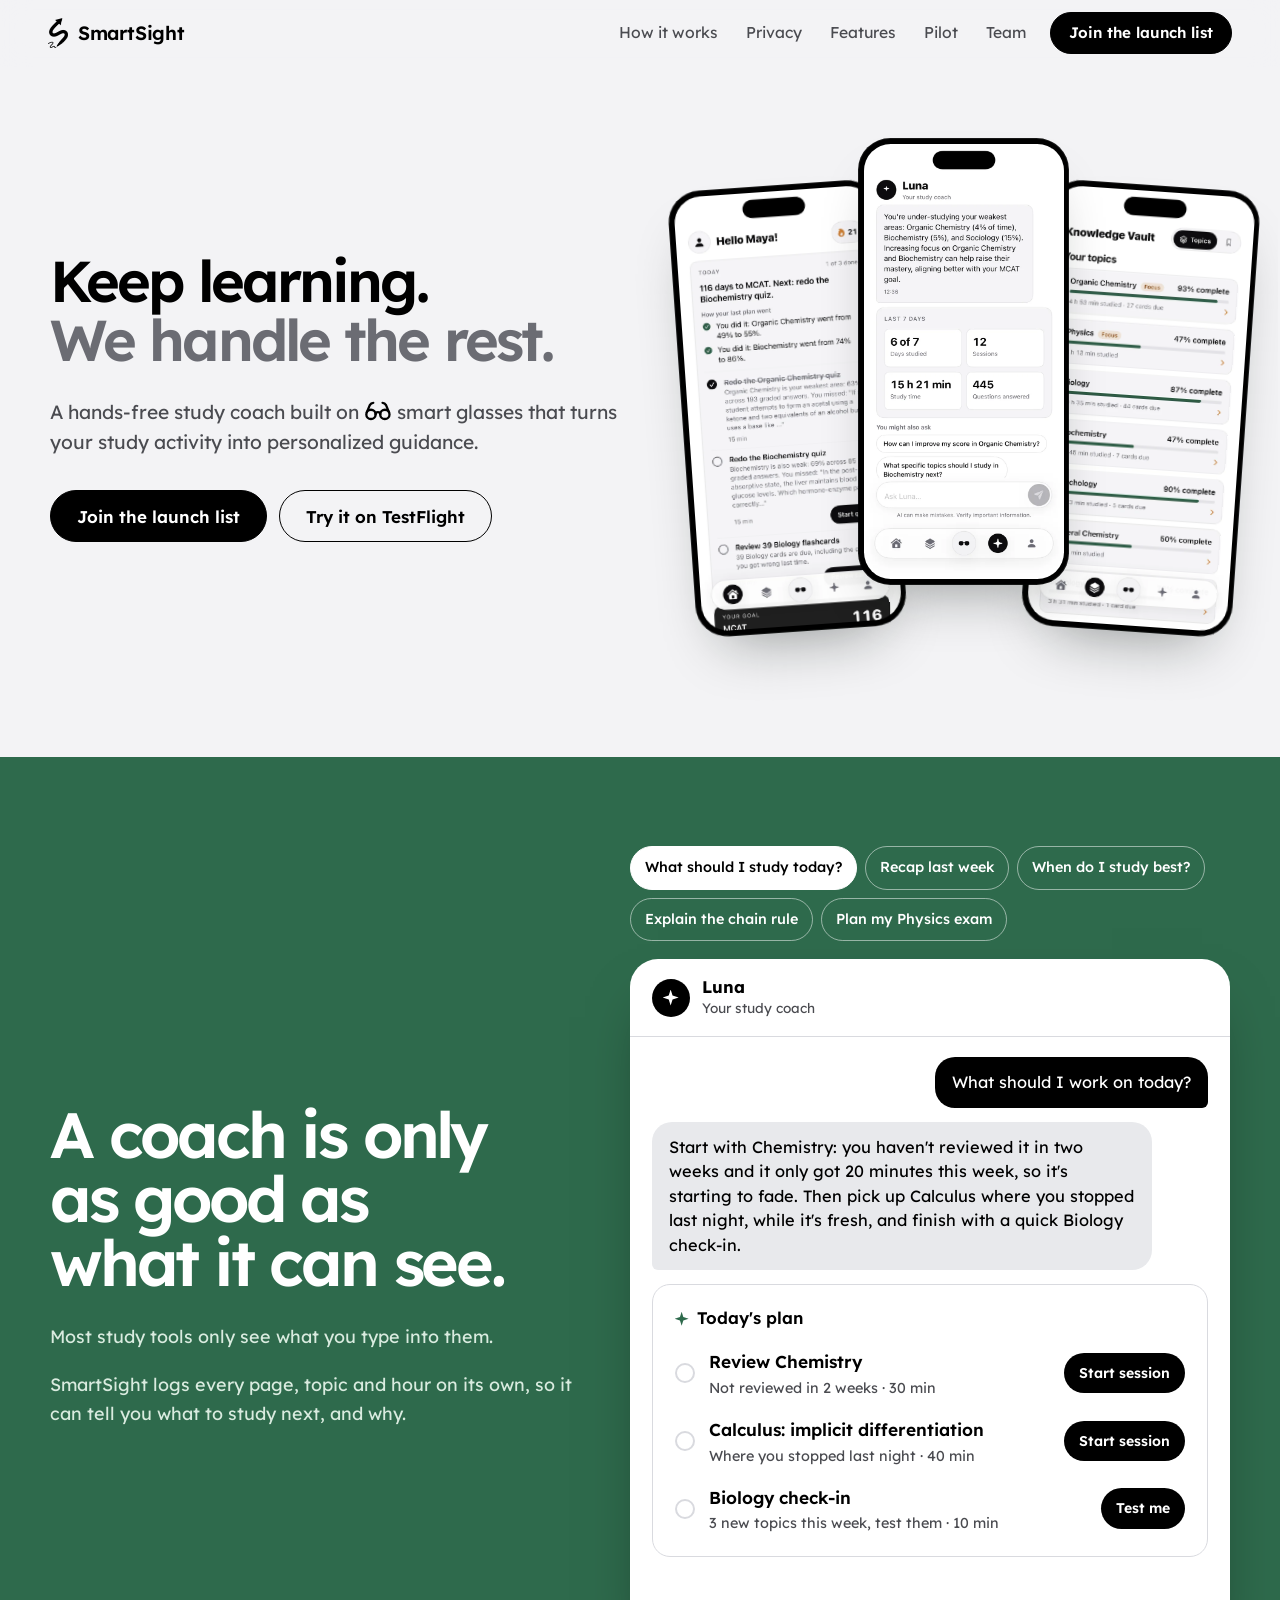
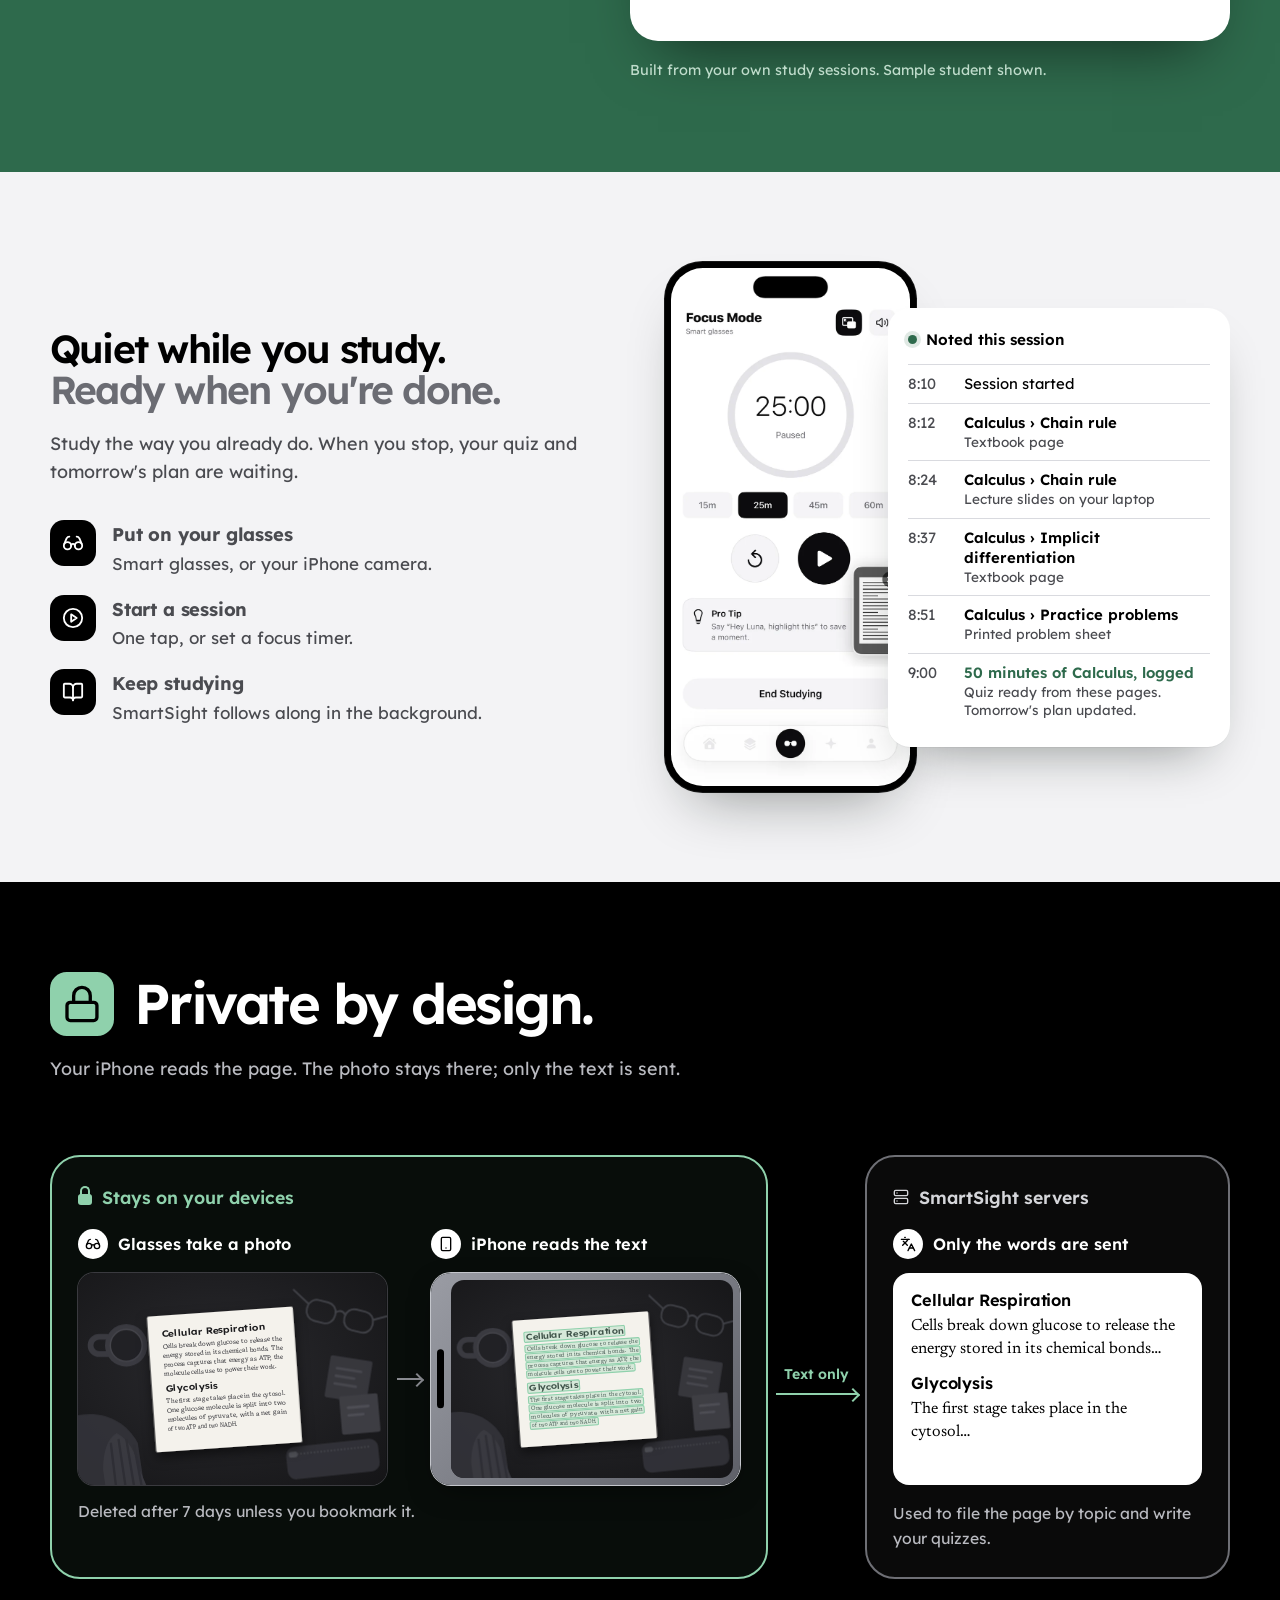
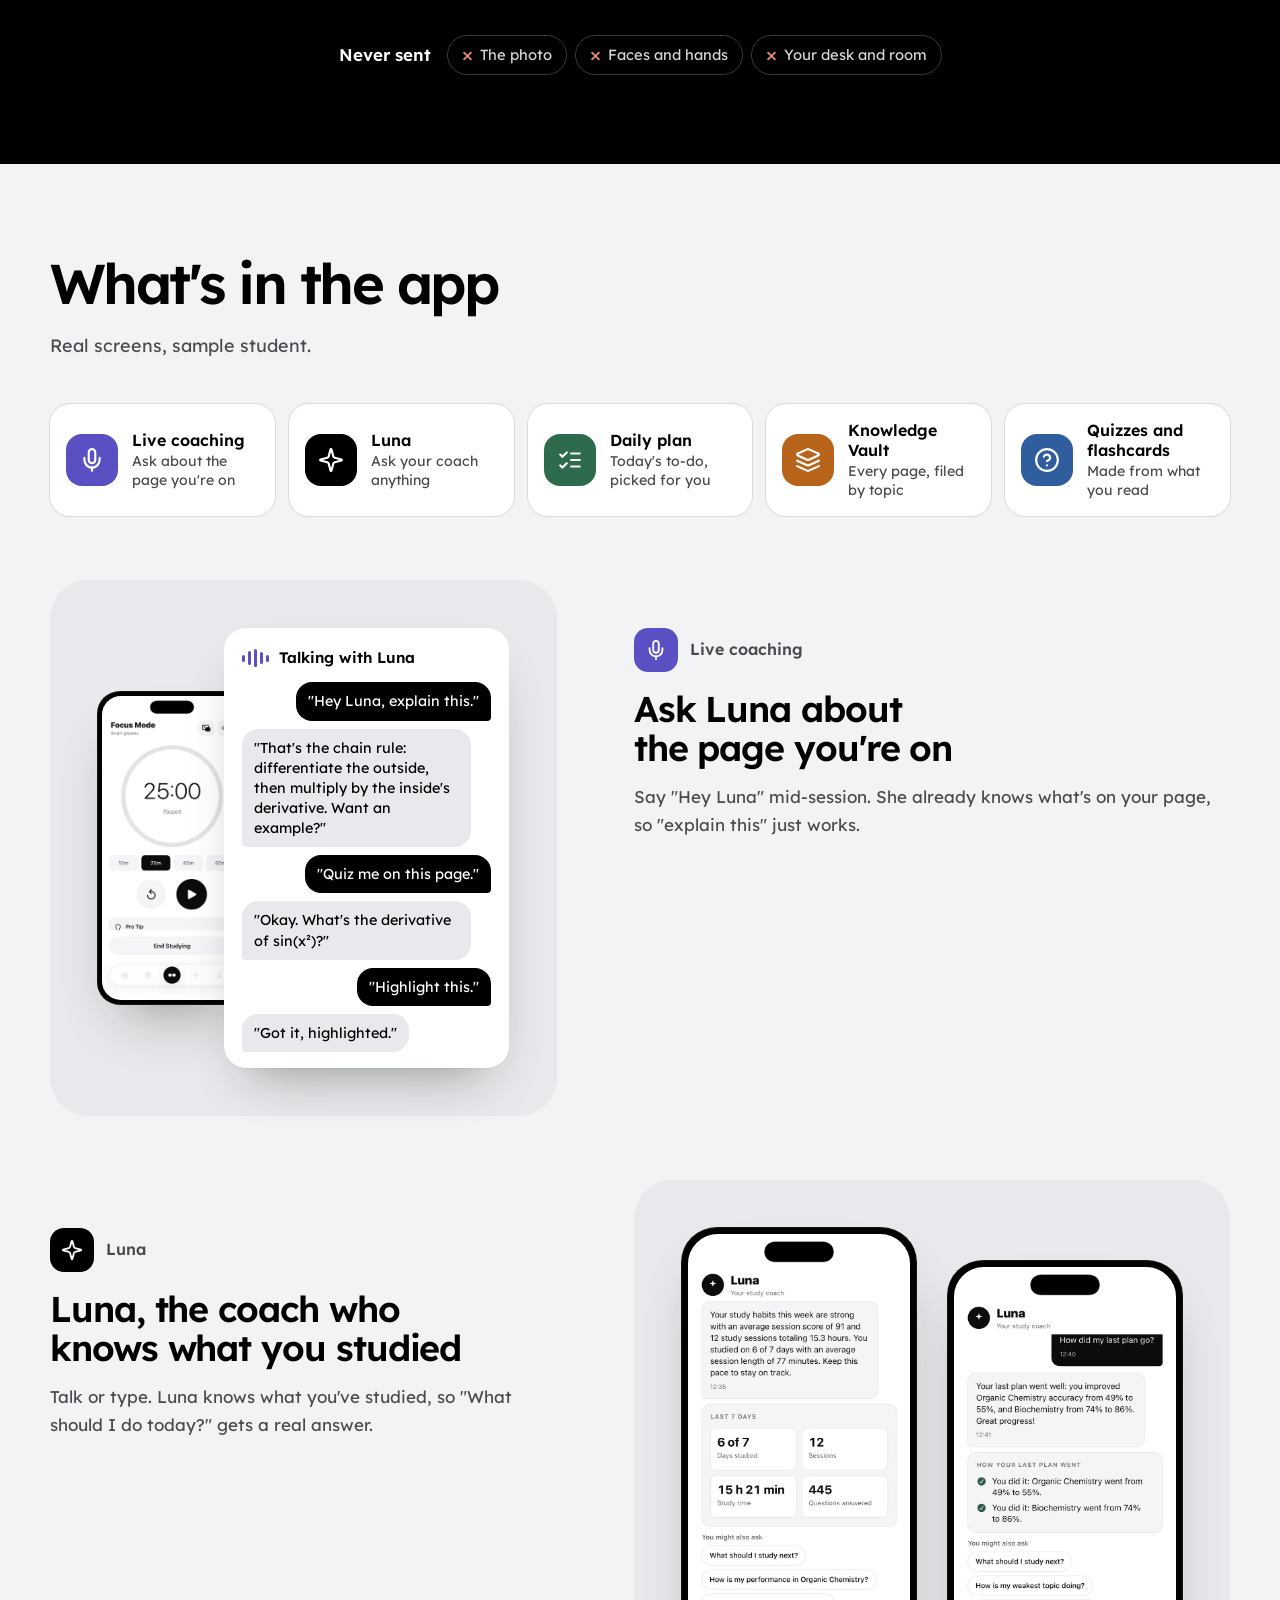
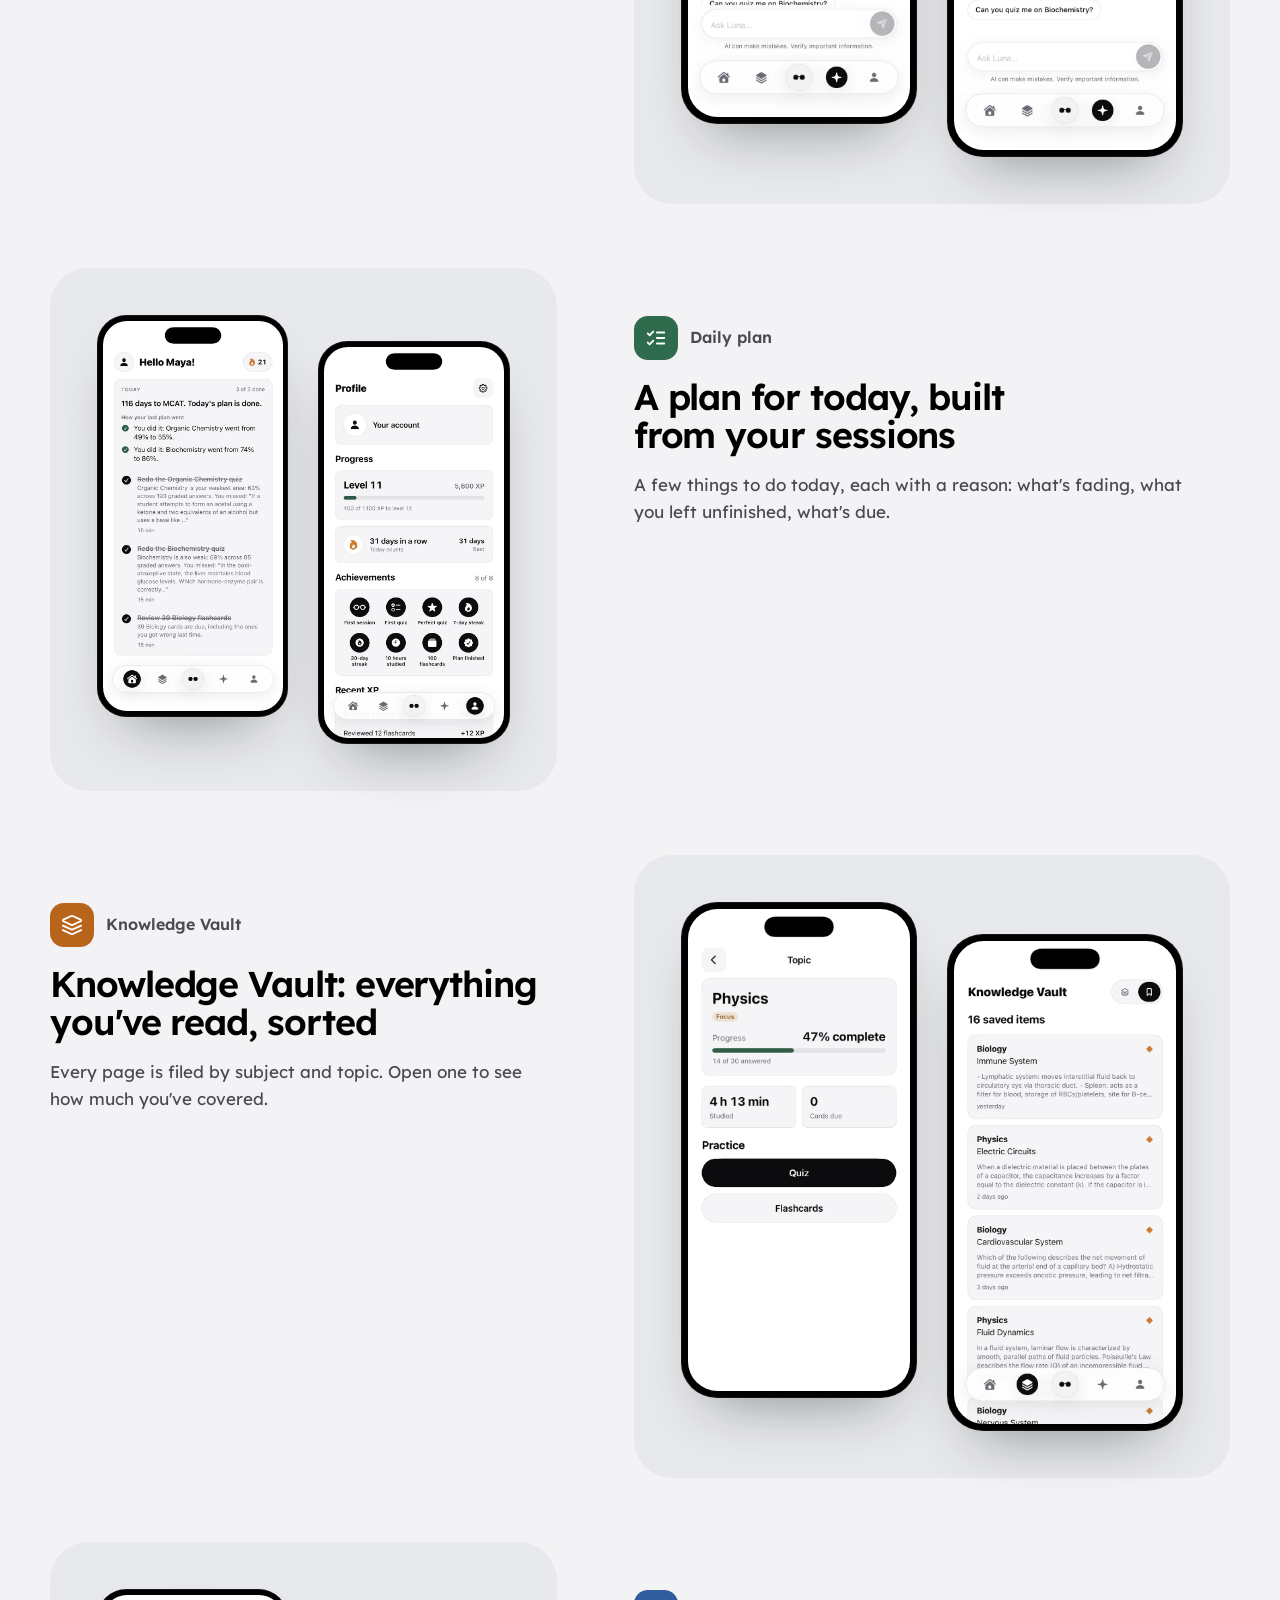
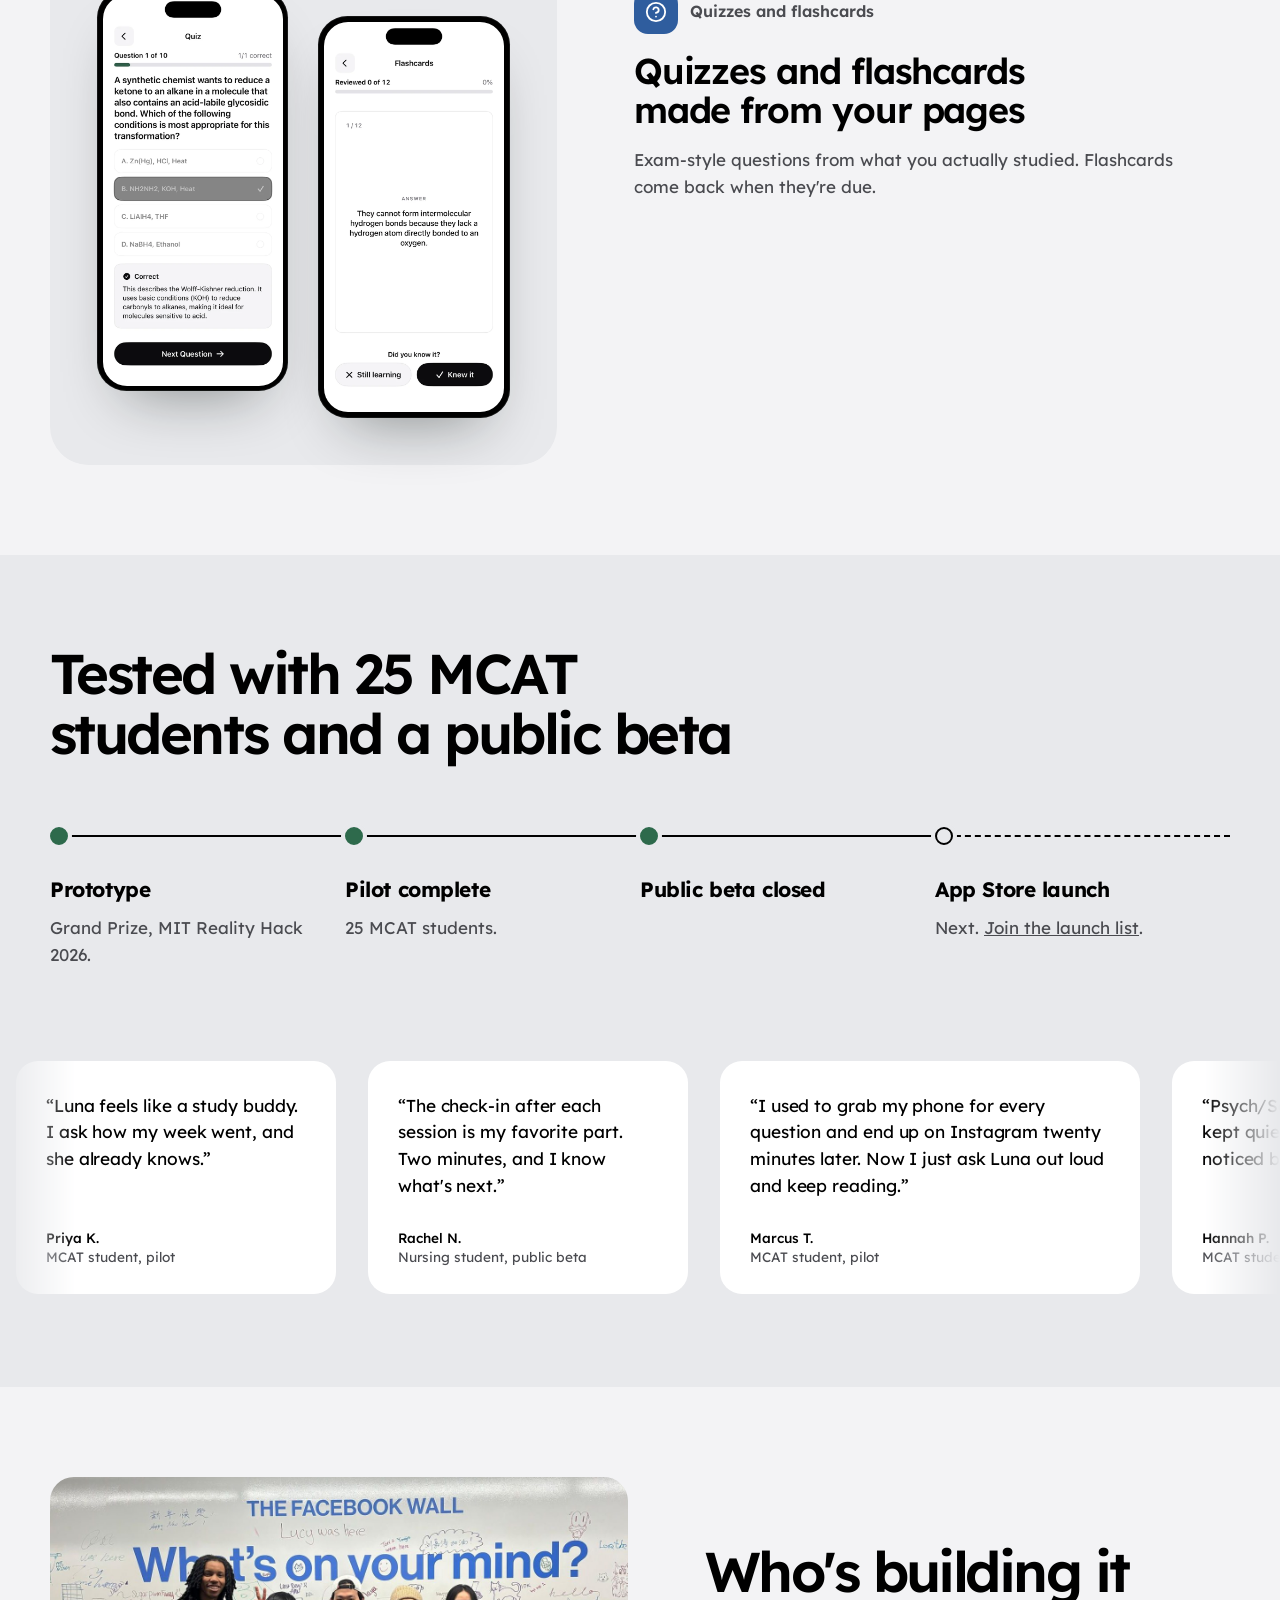
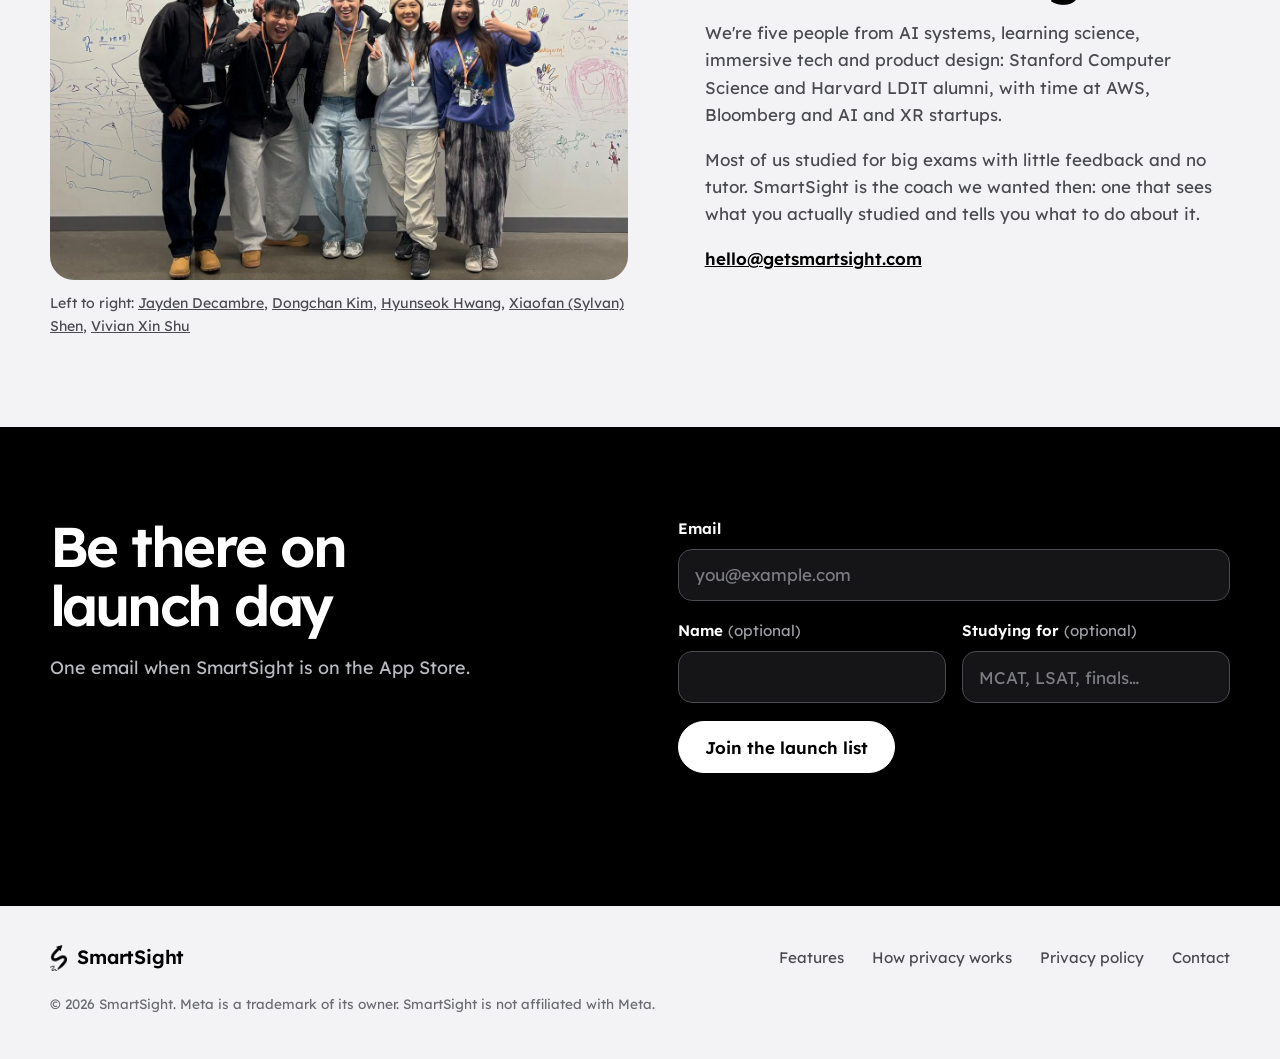
<file: index.html>
<!DOCTYPE html>
<html lang="en">
<head>
  <meta charset="UTF-8" />
  <meta name="viewport" content="width=device-width, initial-scale=1.0" />
  <title>SmartSight: keep learning, we handle the rest</title>
  <meta name="description" content="A hands-free study coach built on smart glasses that turns your study activity into personalized guidance. Your photos never leave your phone." />
  <meta property="og:title" content="SmartSight: keep learning, we handle the rest" />
  <meta property="og:description" content="A hands-free study coach built on smart glasses. Your photos never leave your phone." />
  <meta property="og:type" content="website" />
  <meta property="og:url" content="https://getsmartsight.com/" />
  <meta name="theme-color" content="#F3F3F5" />
  <link rel="icon" type="image/png" sizes="32x32" href="assets/favicon-32.png" />
  <link rel="icon" type="image/png" sizes="192x192" href="assets/favicon-192.png" />
  <link rel="apple-touch-icon" href="assets/apple-touch-icon.png" />

  <link rel="preconnect" href="https://fonts.googleapis.com" />
  <link rel="preconnect" href="https://fonts.gstatic.com" crossorigin />
  <link href="https://fonts.googleapis.com/css2?family=Lexend:wght@400..700&family=Newsreader:ital,opsz,wght@0,6..72,400;0,6..72,500;1,6..72,400&display=swap" rel="stylesheet" />

  <link rel="stylesheet" href="styles.css" />
</head>
<body>

  <a class="skip" href="#main">Skip to content</a>

  <header class="nav" id="top">
    <a href="index.html" class="nav__brand" aria-label="SmartSight home">
      <img src="assets/logo-mark.png" alt="" width="22" height="34" />
      <span>SmartSight</span>
    </a>
    <nav class="nav__links" aria-label="Sections">
      <a href="#how">How it works</a>
      <a href="#privacy">Privacy</a>
      <a href="#features">Features</a>
      <a href="#status">Pilot</a>
      <a href="#team">Team</a>
    </nav>
    <a href="#launch" class="btn btn--small">Join the launch list</a>
  </header>

  <main id="main">

    <!-- HERO -->
    <section class="hero">
      <div class="hero__copy">
        <h1>Keep learning.<br /><span class="hero__soft nowrap">We handle the rest.</span></h1>
        <p class="hero__lede">
          A hands-free study coach built on <span class="nowrap"><!-- Lucide "glasses" icon, ISC License, Copyright (c) Lucide Contributors --><svg class="glasses-icon" viewBox="0 0 24 24" width="24" height="24" fill="none" stroke="currentColor" stroke-width="2" stroke-linecap="round" stroke-linejoin="round" aria-hidden="true" focusable="false"><circle cx="6" cy="15" r="4"/><circle cx="18" cy="15" r="4"/><path d="M14 15a2 2 0 0 0-2-2 2 2 0 0 0-2 2"/><path d="M2.5 13 5 7c.7-1.3 1.4-2 3-2"/><path d="M21.5 13 19 7c-.7-1.3-1.5-2-3-2"/></svg>smart glasses</span> that turns your study activity into
          personalized guidance.
        </p>
        <div class="hero__actions">
          <a href="#launch" class="btn">Join the launch list</a>
          <a href="https://testflight.apple.com/join/8eJUvwma" class="btn btn--ghost" target="_blank" rel="noopener">Try it on TestFlight</a>
        </div>
      </div>

      <div class="hero__phones" aria-label="Screens from the SmartSight iPhone app">
        <figure class="phone hero__phone hero__phone--left">
          <img src="assets/screens/home.webp?v=2" width="660" height="1435" alt="Home screen: today's plan and how the last plan went" />
        </figure>
        <figure class="phone hero__phone hero__phone--center">
          <img src="assets/screens/luna-time.webp?v=2" width="660" height="1435" alt="Luna pointing out that the weakest subjects get the least study time, with a card of the last 7 days" />
        </figure>
        <figure class="phone hero__phone hero__phone--right">
          <img src="assets/screens/vault.webp?v=2" width="660" height="1435" alt="Knowledge Vault: each subject with how much is covered and time studied" />
        </figure>
      </div>
    </section>


    <!-- THESIS -->
    <section class="band band--green" id="why">
      <div class="wrap thesis">
        <div class="thesis__text">
          <h2 class="thesis__title">A coach is only as good as what it can see.</h2>
          <p class="thesis__lede">
            Most study tools only see what you type into them.
          </p>
          <p class="thesis__lede">
            SmartSight logs every page, topic and hour on its own, so it can tell you what to study next, and why.
          </p>
        </div>

        <div class="ask" id="ask">
          <div class="ask__chips" role="group" aria-label="Ask Luna a question">
            <button type="button" class="ask__chip" data-ask="today" aria-pressed="true">What should I study today?</button>
            <button type="button" class="ask__chip" data-ask="week" aria-pressed="false">Recap last week</button>
            <button type="button" class="ask__chip" data-ask="best" aria-pressed="false">When do I study best?</button>
            <button type="button" class="ask__chip" data-ask="explain" aria-pressed="false">Explain the chain rule</button>
            <button type="button" class="ask__chip" data-ask="plan" aria-pressed="false">Plan my Physics exam</button>
          </div>

          <div class="chat">
            <div class="chat__head">
              <span class="chat__avatar" aria-hidden="true"></span>
              <span><b>Luna</b><small>Your study coach</small></span>
            </div>
            <div class="chat__body" id="ask-body" aria-live="polite">
              <p class="chat__you">What should I work on today?</p>
              <p class="chat__luna">Start with Chemistry: you haven't reviewed it in two weeks and it only got 20 minutes this week, so it's starting to fade. Then pick up Calculus where you stopped last night, while it's fresh, and finish with a quick Biology check-in.</p>
              <div class="gen">
                <p class="gen__title">Today's plan</p>
                <ul class="gen__tasks">
                  <li><span class="gen__dot" aria-hidden="true"></span><span class="gen__task"><b>Review Chemistry</b><small>Not reviewed in 2 weeks · 30 min</small></span><span class="gen__btn">Start session</span></li>
                  <li><span class="gen__dot" aria-hidden="true"></span><span class="gen__task"><b>Calculus: implicit differentiation</b><small>Where you stopped last night · 40 min</small></span><span class="gen__btn">Start session</span></li>
                  <li><span class="gen__dot" aria-hidden="true"></span><span class="gen__task"><b>Biology check-in</b><small>3 new topics this week, test them · 10 min</small></span><span class="gen__btn">Test me</span></li>
                </ul>
              </div>
            </div>
          </div>
          <p class="said__note">Built from your own study sessions. Sample student shown.</p>

          <template data-ask="week">
            <p class="chat__you">Recap last week for me.</p>
            <p class="chat__luna">A solid week: 10 h 50 min across 9 sessions on five days. History took most of it, Biology moved fastest, and Chemistry barely got a look, so it's first on today's plan.</p>
            <div class="gen">
              <p class="gen__title">Last week</p>
              <ul class="gen__bars gen__bars--tight">
                <li><span class="gen__row"><b>History</b><span>6 h</span></span><span class="gen__bar"><i style="--v: 100%"></i></span><small>First World War, Treaty of Versailles</small></li>
                <li><span class="gen__row"><b>Calculus</b><span>2 h 40 min</span></span><span class="gen__bar"><i style="--v: 44%"></i></span><small>Derivatives, chain rule</small></li>
                <li><span class="gen__row"><b>Biology</b><em class="is-good">Fastest</em><span>1 h 50 min</span></span><span class="gen__bar"><i style="--v: 31%"></i></span><small>Respiration, photosynthesis, mitosis</small></li>
                <li><span class="gen__row"><b>Chemistry</b><em>Low</em><span>20 min</span></span><span class="gen__bar"><i style="--v: 6%"></i></span><small>Nothing new</small></li>
              </ul>
            </div>
          </template>

          <template data-ask="explain">
            <p class="chat__you">Explain the chain rule again.</p>
            <p class="chat__luna">Sure. You read about it in your last two Calculus sessions, so here it is in four steps, using the same kind of example as your textbook.</p>
            <div class="gen">
              <p class="gen__title">The chain rule</p>
              <ol class="gen__steps">
                <li>Spot the function inside another function, like the x² inside sin(x²).</li>
                <li>Differentiate the outside and leave the inside alone: cos(x²).</li>
                <li>Multiply by the derivative of the inside: 2x.</li>
                <li>Put them together: the derivative of sin(x²) is 2x · cos(x²).</li>
              </ol>
              <p class="gen__actions"><span class="gen__btn">Quiz me on this</span><span class="gen__btn gen__btn--quiet">Make flashcards</span></p>
            </div>
          </template>

          <template data-ask="best">
            <p class="chat__you">When do I study best?</p>
            <p class="chat__luna">Mornings. Your sessions before noon last 50 minutes on average; after 9 pm they're down to 15. Try putting Chemistry in the morning.</p>
            <div class="gen">
              <p class="gen__title">Average session, last 30 days</p>
              <ul class="gen__bars">
                <li><span class="gen__row"><b>Morning</b><em class="is-good">Best</em><span>50 min</span></span><span class="gen__bar"><i style="--v: 100%"></i></span></li>
                <li><span class="gen__row"><b>Afternoon</b><span>35 min</span></span><span class="gen__bar"><i style="--v: 70%"></i></span></li>
                <li><span class="gen__row"><b>Evening</b><span>25 min</span></span><span class="gen__bar"><i style="--v: 50%"></i></span></li>
                <li><span class="gen__row"><b>After 9 pm</b><span>15 min</span></span><span class="gen__bar"><i style="--v: 30%"></i></span></li>
              </ul>
            </div>
          </template>

          <template data-ask="plan">
            <p class="chat__you">Make me a study plan for my Physics exam in 3 weeks.</p>
            <p class="chat__luna">You've covered about 40% of Physics and haven't opened it this week, so week one covers what's left, week two reviews your thinnest topics, and week three is timed practice. It's all in your mornings, when your sessions run longest.</p>
            <div class="gen">
              <p class="gen__title">Physics exam in 21 days</p>
              <ul class="gen__log">
                <li><span class="gen__when">Week 1</span><span><b>Cover what's left</b><small>Waves, electricity, magnetism · 5 morning sessions</small></span></li>
                <li><span class="gen__when">Week 2</span><span><b>Review your thinnest topics</b><small>Optics, thermodynamics · 5 sessions</small></span></li>
                <li><span class="gen__when">Week 3</span><span><b>Practice exams</b><small>2 timed exams, then a final review · 4 sessions</small></span></li>
              </ul>
              <p class="gen__actions"><span class="gen__btn">Start week 1</span><span class="gen__btn gen__btn--quiet">Adjust the plan</span></p>
            </div>
          </template>
        </div>
      </div>
    </section>


    <!-- HOW IT WORKS: ambient capture -->
    <section class="band" id="how">
      <div class="wrap ambient">
        <div class="ambient__text">
          <h2 class="band__title ambient__title"><span>Quiet while you study.</span> <span class="hero__soft">Ready when you're done.</span></h2>
          <p class="band__lede">
            Study the way you already do. When you stop, your quiz and tomorrow's plan are waiting.
          </p>

          <ol class="ambient__steps">
            <li><span class="ambient__icon"><svg viewBox="0 0 24 24" width="22" height="22" fill="none" stroke="currentColor" stroke-width="2" stroke-linecap="round" stroke-linejoin="round" aria-hidden="true" focusable="false"><circle cx="6" cy="15" r="4"/><circle cx="18" cy="15" r="4"/><path d="M14 15a2 2 0 0 0-2-2 2 2 0 0 0-2 2"/><path d="M2.5 13 5 7c.7-1.3 1.4-2 3-2"/><path d="M21.5 13 19 7c-.7-1.3-1.5-2-3-2"/></svg></span><span><b>Put on your glasses</b>Smart glasses, or your iPhone camera.</span></li>
            <li><span class="ambient__icon"><svg viewBox="0 0 24 24" width="22" height="22" fill="none" stroke="currentColor" stroke-width="2" stroke-linecap="round" stroke-linejoin="round" aria-hidden="true" focusable="false"><circle cx="12" cy="12" r="10"/><polygon points="10 8 16 12 10 16 10 8"/></svg></span><span><b>Start a session</b>One tap, or set a focus timer.</span></li>
            <li><span class="ambient__icon"><svg viewBox="0 0 24 24" width="22" height="22" fill="none" stroke="currentColor" stroke-width="2" stroke-linecap="round" stroke-linejoin="round" aria-hidden="true" focusable="false"><path d="M12 7v14"/><path d="M3 18a1 1 0 0 1-1-1V4a1 1 0 0 1 1-1h5a4 4 0 0 1 4 4 4 4 0 0 1 4-4h5a1 1 0 0 1 1 1v13a1 1 0 0 1-1 1h-6a3 3 0 0 0-3 3 3 3 0 0 0-3-3z"/></svg></span><span><b>Keep studying</b>SmartSight follows along in the background.</span></li>
          </ol>
        </div>

        <div class="ambient__visual">
          <figure class="phone ambient__phone"><img loading="lazy" src="assets/screens/focus-live.webp?v=2" width="660" height="1435" alt="Focus Mode in the app: a 25 minute session with a live view from the glasses" /></figure>

          <div class="log" id="log" aria-label="Example of what SmartSight notes during one session">
            <p class="log__head"><span class="log__dot" aria-hidden="true"></span>Noted this session</p>
            <ol class="log__list">
              <li><time>8:10</time><span>Session started</span></li>
              <li><time>8:12</time><span><b>Calculus › Chain rule</b><small>Textbook page</small></span></li>
              <li><time>8:24</time><span><b>Calculus › Chain rule</b><small>Lecture slides on your laptop</small></span></li>
              <li><time>8:37</time><span><b>Calculus › Implicit differentiation</b><small>Textbook page</small></span></li>
              <li><time>8:51</time><span><b>Calculus › Practice problems</b><small>Printed problem sheet</small></span></li>
              <li class="log__end"><time>9:00</time><span><b>50 minutes of Calculus, logged</b><small>Quiz ready from these pages. Tomorrow's plan updated.</small></span></li>
            </ol>
          </div>
        </div>
      </div>
    </section>


    <!-- PRIVACY -->
    <section class="band band--ink" id="privacy">
      <div class="wrap">
        <h2 class="band__title pv-title"><span class="pv-title__lock"><svg class="" viewBox="0 0 24 24" width="24" height="24" fill="none" stroke="currentColor" stroke-width="2" stroke-linecap="round" stroke-linejoin="round" aria-hidden="true" focusable="false"><rect width="18" height="11" x="3" y="11" rx="2" ry="2"/><path d="M7 11V7a5 5 0 0 1 10 0v4"/></svg></span>Private by design.</h2>
        <p class="band__lede">
          Your iPhone reads the page. The photo stays there; only the text is sent.
        </p>

        <div class="pv" id="leak">
          <svg width="0" height="0" style="position:absolute" aria-hidden="true" focusable="false">
            <symbol id="desk-scene" viewBox="0 0 320 220">
<defs><radialGradient id="ds-bg" cx="45%" cy="45%" r="80%"><stop offset="0" stop-color="#2A2A2E"/><stop offset="1" stop-color="#141416"/></radialGradient>
<filter id="ds-sh" x="-20%" y="-20%" width="140%" height="140%"><feDropShadow dx="0" dy="6" stdDeviation="7" flood-color="#000" flood-opacity=".55"/></filter></defs>
<rect width="320" height="220" fill="url(#ds-bg)"/>
<g opacity=".9">
  <!-- coffee mug, upper left, handle out to the left -->
  <path d="M30 66 h-8 a9 9 0 0 0 0 18 h8" fill="none" stroke="#3E3E45" stroke-width="6" stroke-linecap="round"/>
  <circle cx="50" cy="75" r="22" fill="#3E3E45"/><circle cx="50" cy="75" r="16.5" fill="#222226"/><circle cx="50" cy="75" r="16.5" fill="none" stroke="#4A4A51" stroke-width="1.5"/>
  <!-- sticky notes, right -->
  <g transform="rotate(9 280 112)"><rect x="258" y="88" width="44" height="44" rx="2" fill="#3A3A40"/><rect x="265" y="99" width="28" height="3" rx="1.5" fill="#4C4C53"/><rect x="265" y="107" width="22" height="3" rx="1.5" fill="#4C4C53"/><rect x="265" y="115" width="25" height="3" rx="1.5" fill="#4C4C53"/></g>
  <g transform="rotate(-5 292 146)"><rect x="272" y="126" width="40" height="40" rx="2" fill="#424248"/><rect x="279" y="137" width="24" height="3" rx="1.5" fill="#54545B"/><rect x="279" y="145" width="18" height="3" rx="1.5" fill="#54545B"/></g>
  <!-- sweater sleeve, lower left -->
  <path d="M-10 150 C 20 140, 48 150, 62 176 L 70 230 L -10 230 Z" fill="#34343A"/>
  <path d="M40 166 C 52 172, 60 186, 64 204 L 76 232 L 30 232 L 26 204 C 26 186, 30 172, 40 166 Z" fill="#3E3E45"/>
  <path d="M34 176 L 40 226 M42 172 L 50 226 M50 172 L 59 226 M58 178 L 67 226" stroke="#323238" stroke-width="2.4"/>
  <!-- glasses, upper right -->
  <g transform="rotate(14 272 46)"><rect x="236" y="34" width="30" height="22" rx="10" fill="none" stroke="#45464C" stroke-width="2" stroke-linecap="round" stroke-linejoin="round"/><rect x="276" y="34" width="30" height="22" rx="10" fill="none" stroke="#45464C" stroke-width="2" stroke-linecap="round" stroke-linejoin="round"/><path d="M266 42 q5 -5 10 0" fill="none" stroke="#45464C" stroke-width="2" stroke-linecap="round" stroke-linejoin="round"/><path d="M236 40 l-18 -10 M306 40 l18 -10" fill="none" stroke="#45464C" stroke-width="2" stroke-linecap="round" stroke-linejoin="round"/></g>
  <!-- pencil case, bottom right, zip along the top -->
  <g transform="rotate(-6 262 192)"><rect x="216" y="176" width="96" height="34" rx="9" fill="#34343A"/><path d="M224 184 H304" stroke="#4A4B52" stroke-width="2" stroke-dasharray="1.5 2"/><rect x="219" y="181" width="9" height="6" rx="2" fill="#55565D"/></g>
</g>
<g transform="translate(152 112) rotate(-4) scale(.86) translate(-160 -102)"><rect x="72" y="18" width="176" height="164" rx="2" fill="#F4F2EC" filter="url(#ds-sh)"/><text x="88" y="44" font-family="Lexend,Helvetica,Arial,sans-serif" font-weight="600" font-size="11" fill="#1C1C1E" textLength="126" lengthAdjust="spacingAndGlyphs">Cellular Respiration</text><text x="88" y="58" font-family="Newsreader,Georgia,serif" font-size="7.6" fill="#3A3A3F" textLength="144" lengthAdjust="spacingAndGlyphs">Cells break down glucose to release the</text><text x="88" y="69" font-family="Newsreader,Georgia,serif" font-size="7.6" fill="#3A3A3F" textLength="144" lengthAdjust="spacingAndGlyphs">energy stored in its chemical bonds. The</text><text x="88" y="80" font-family="Newsreader,Georgia,serif" font-size="7.6" fill="#3A3A3F" textLength="144" lengthAdjust="spacingAndGlyphs">process captures that energy as ATP, the</text><text x="88" y="91" font-family="Newsreader,Georgia,serif" font-size="7.6" fill="#3A3A3F" textLength="136" lengthAdjust="spacingAndGlyphs">molecule cells use to power their work.</text><text x="88" y="110" font-family="Lexend,Helvetica,Arial,sans-serif" font-weight="600" font-size="11" fill="#1C1C1E" textLength="63" lengthAdjust="spacingAndGlyphs">Glycolysis</text><text x="88" y="124" font-family="Newsreader,Georgia,serif" font-size="7.6" fill="#3A3A3F" textLength="144" lengthAdjust="spacingAndGlyphs">The first stage takes place in the cytosol.</text><text x="88" y="135" font-family="Newsreader,Georgia,serif" font-size="7.6" fill="#3A3A3F" textLength="144" lengthAdjust="spacingAndGlyphs">One glucose molecule is split into two</text><text x="88" y="146" font-family="Newsreader,Georgia,serif" font-size="7.6" fill="#3A3A3F" textLength="144" lengthAdjust="spacingAndGlyphs">molecules of pyruvate, with a net gain</text><text x="88" y="157" font-family="Newsreader,Georgia,serif" font-size="7.6" fill="#3A3A3F" textLength="84" lengthAdjust="spacingAndGlyphs">of two ATP and two NADH.</text></g>
            </symbol>
          </svg>
          <div class="pv__zone" aria-hidden="true"></div>
          <p class="pv__zone-label"><span class="lock" aria-hidden="true"></span>Stays on your devices</p>
          <div class="pv__server" aria-hidden="true"></div>
          <p class="pv__server-label"><svg viewBox="0 0 24 24" width="16" height="16" fill="none" stroke="currentColor" stroke-width="2" stroke-linecap="round" stroke-linejoin="round" aria-hidden="true" focusable="false"><rect width="20" height="8" x="2" y="2" rx="2" ry="2"/><rect width="20" height="8" x="2" y="14" rx="2" ry="2"/><line x1="6" x2="6.01" y1="6" y2="6"/><line x1="6" x2="6.01" y1="18" y2="18"/></svg>SmartSight servers</p>

          <p class="pv__t pv__t--1"><span class="pv__num"><svg class="" viewBox="0 0 24 24" width="16" height="16" fill="none" stroke="currentColor" stroke-width="2" stroke-linecap="round" stroke-linejoin="round" aria-hidden="true" focusable="false"><circle cx="6" cy="15" r="4"/><circle cx="18" cy="15" r="4"/><path d="M14 15a2 2 0 0 0-2-2 2 2 0 0 0-2 2"/><path d="M2.5 13 5 7c.7-1.3 1.4-2 3-2"/><path d="M21.5 13 19 7c-.7-1.3-1.5-2-3-2"/></svg></span>Glasses take a photo</p>
          <p class="pv__t pv__t--2"><span class="pv__num"><svg class="" viewBox="0 0 24 24" width="16" height="16" fill="none" stroke="currentColor" stroke-width="2" stroke-linecap="round" stroke-linejoin="round" aria-hidden="true" focusable="false"><rect width="14" height="20" x="5" y="2" rx="2" ry="2"/><path d="M12 18h.01"/></svg></span>iPhone reads the text</p>
          <p class="pv__t pv__t--3"><span class="pv__num"><svg class="" viewBox="0 0 24 24" width="16" height="16" fill="none" stroke="currentColor" stroke-width="2" stroke-linecap="round" stroke-linejoin="round" aria-hidden="true" focusable="false"><path d="m5 8 6 6"/><path d="m4 14 6-6 2-3"/><path d="M2 5h12"/><path d="M7 2h1"/><path d="m22 22-5-10-5 10"/><path d="M14 18h6"/></svg></span>Only the words are sent</p>

          <div class="pv__photo"><svg viewBox="0 0 320 220" preserveAspectRatio="xMidYMid slice" role="img" aria-label="A textbook page on a desk, next to a pair of glasses, a pen and a sweater sleeve"><use href="#desk-scene"/></svg></div>
          <span class="pv__go pv__go--1" aria-hidden="true"></span>
          <div class="pv__iphone"><div class="pv__screen">
            <svg viewBox="0 0 320 220" preserveAspectRatio="xMidYMid slice" role="img" aria-label="The same photo on the iPhone, with each line of text on the page outlined as it is recognised"><use href="#desk-scene"/><g class="pv__boxes" transform="translate(152 112) rotate(-4) scale(.86) translate(-160 -102)"><rect class="pv-box" x="86" y="34" width="130" height="13" rx="1.5" style="--t:0.12"/><rect class="pv-box" x="86" y="51" width="148" height="9.5" rx="1.5" style="--t:0.20"/><rect class="pv-box" x="86" y="62" width="148" height="9.5" rx="1.5" style="--t:0.28"/><rect class="pv-box" x="86" y="73" width="148" height="9.5" rx="1.5" style="--t:0.36"/><rect class="pv-box" x="86" y="84" width="140" height="9.5" rx="1.5" style="--t:0.44"/><rect class="pv-box" x="86" y="100" width="67" height="13" rx="1.5" style="--t:0.52"/><rect class="pv-box" x="86" y="117" width="148" height="9.5" rx="1.5" style="--t:0.60"/><rect class="pv-box" x="86" y="128" width="148" height="9.5" rx="1.5" style="--t:0.68"/><rect class="pv-box" x="86" y="139" width="148" height="9.5" rx="1.5" style="--t:0.76"/><rect class="pv-box" x="86" y="150" width="88" height="9.5" rx="1.5" style="--t:0.84"/></g></svg>
            <span class="pv__scan" aria-hidden="true"></span>
          </div></div>
          <span class="pv__go pv__go--2" aria-hidden="true"><span>Text only</span></span>
          <div class="pv__text">
            <p class="pv__text-h">Cellular Respiration</p>
            <p>Cells break down glucose to release the energy stored in its chemical bonds…</p>
            <p class="pv__text-h">Glycolysis</p>
            <p>The first stage takes place in the cytosol…</p>
          </div>

          <p class="pv__zone-note">Deleted after 7 days unless you bookmark it.</p>
          <div class="pv__after">
            <p class="pv__note">Used to file the page by topic and write your quizzes.</p>
          </div>
        </div>

        <div class="pv-never">
          <p class="pv-never__title">Never sent</p>
          <ul class="pv__never">
            <li>The photo</li>
            <li>Faces and hands</li>
            <li>Your desk and room</li>
          </ul>
        </div>
      </div>
    </section>


    <!-- FEATURES -->
    <section class="band" id="features">
      <div class="wrap">
        <h2 class="band__title">What's in the app</h2>
        <p class="band__lede">Real screens, sample student.</p>

        <!-- Icons: Lucide (ISC License, Copyright (c) Lucide Contributors) -->
        <nav class="fx" aria-label="Features">
          <a class="fx__item" href="#f-live"><span class="fx__icon fx__icon--live"><svg viewBox="0 0 24 24" width="24" height="24" fill="none" stroke="currentColor" stroke-width="2" stroke-linecap="round" stroke-linejoin="round" aria-hidden="true" focusable="false"><path d="M12 2a3 3 0 0 0-3 3v7a3 3 0 0 0 6 0V5a3 3 0 0 0-3-3Z"/><path d="M19 10v2a7 7 0 0 1-14 0v-2"/><line x1="12" x2="12" y1="19" y2="22"/></svg></span><span class="fx__text"><b>Live coaching</b><span>Ask about the page you're on</span></span></a>
          <a class="fx__item" href="#f-luna"><span class="fx__icon fx__icon--luna"><svg viewBox="0 0 24 24" width="24" height="24" fill="none" stroke="currentColor" stroke-width="2" stroke-linecap="round" stroke-linejoin="round" aria-hidden="true" focusable="false"><path d="M9.937 15.5A2 2 0 0 0 8.5 14.063l-6.135-1.582a.5.5 0 0 1 0-.962L8.5 9.936A2 2 0 0 0 9.937 8.5l1.582-6.135a.5.5 0 0 1 .963 0L14.063 8.5A2 2 0 0 0 15.5 9.937l6.135 1.581a.5.5 0 0 1 0 .964L15.5 14.063a2 2 0 0 0-1.437 1.437l-1.582 6.135a.5.5 0 0 1-.963 0z"/></svg></span><span class="fx__text"><b>Luna</b><span>Ask your coach anything</span></span></a>
          <a class="fx__item" href="#f-plan"><span class="fx__icon fx__icon--plan"><svg viewBox="0 0 24 24" width="24" height="24" fill="none" stroke="currentColor" stroke-width="2" stroke-linecap="round" stroke-linejoin="round" aria-hidden="true" focusable="false"><path d="m3 17 2 2 4-4"/><path d="m3 7 2 2 4-4"/><path d="M13 6h8"/><path d="M13 12h8"/><path d="M13 18h8"/></svg></span><span class="fx__text"><b>Daily plan</b><span>Today's to-do, picked for you</span></span></a>
          <a class="fx__item" href="#f-vault"><span class="fx__icon fx__icon--vault"><svg viewBox="0 0 24 24" width="24" height="24" fill="none" stroke="currentColor" stroke-width="2" stroke-linecap="round" stroke-linejoin="round" aria-hidden="true" focusable="false"><path d="M12.83 2.18a2 2 0 0 0-1.66 0L2.6 6.08a1 1 0 0 0 0 1.83l8.58 3.91a2 2 0 0 0 1.66 0l8.58-3.9a1 1 0 0 0 0-1.83Z"/><path d="m22 17.65-9.17 4.16a2 2 0 0 1-1.66 0L2 17.65"/><path d="m22 12.65-9.17 4.16a2 2 0 0 1-1.66 0L2 12.65"/></svg></span><span class="fx__text"><b>Knowledge Vault</b><span>Every page, filed by topic</span></span></a>
          <a class="fx__item" href="#f-quiz"><span class="fx__icon fx__icon--quiz"><svg viewBox="0 0 24 24" width="24" height="24" fill="none" stroke="currentColor" stroke-width="2" stroke-linecap="round" stroke-linejoin="round" aria-hidden="true" focusable="false"><circle cx="12" cy="12" r="10"/><path d="M9.09 9a3 3 0 0 1 5.83 1c0 2-3 3-3 3"/><path d="M12 17h.01"/></svg></span><span class="fx__text"><b>Quizzes and flashcards</b><span>Made from what you read</span></span></a>
        </nav>

        <article id="f-live" class="feature feature--flip">
          <div class="feature__text">
            <p class="feature__kicker"><span class="feature__icon feature__icon--live"><svg viewBox="0 0 24 24" width="24" height="24" fill="none" stroke="currentColor" stroke-width="2" stroke-linecap="round" stroke-linejoin="round" aria-hidden="true" focusable="false"><path d="M12 2a3 3 0 0 0-3 3v7a3 3 0 0 0 6 0V5a3 3 0 0 0-3-3Z"/><path d="M19 10v2a7 7 0 0 1-14 0v-2"/><line x1="12" x2="12" y1="19" y2="22"/></svg></span>Live coaching</p>
            <h3>Ask Luna about the page you're on</h3>
            <p>Say "Hey Luna" mid-session. She already knows what's on your page, so "explain this" just works.</p>
          </div>
          <div class="feature__phones feature__phones--voice">
            <figure class="phone"><img loading="lazy" src="assets/screens/session-running.webp?v=2" width="660" height="1435" alt="A focus session running in the app, with the glasses connected" /></figure>
            <div class="voice" aria-label="Example of a spoken exchange with Luna during a session">
              <p class="voice__head"><span class="voice__wave" aria-hidden="true"><i></i><i></i><i></i><i></i><i></i></span>Talking with Luna</p>
              <ol class="voice__lines">
                <li class="voice__you">"Hey Luna, explain this."</li>
                <li class="voice__luna">"That's the chain rule: differentiate the outside, then multiply by the inside's derivative. Want an example?"</li>
                <li class="voice__you">"Quiz me on this page."</li>
                <li class="voice__luna">"Okay. What's the derivative of sin(x²)?"</li>
                <li class="voice__you">"Highlight this."</li>
                <li class="voice__luna">"Got it, highlighted."</li>
              </ol>
            </div>
          </div>
        </article>

        <article id="f-luna" class="feature">
          <div class="feature__text">
            <p class="feature__kicker"><span class="feature__icon feature__icon--luna"><svg viewBox="0 0 24 24" width="24" height="24" fill="none" stroke="currentColor" stroke-width="2" stroke-linecap="round" stroke-linejoin="round" aria-hidden="true" focusable="false"><path d="M9.937 15.5A2 2 0 0 0 8.5 14.063l-6.135-1.582a.5.5 0 0 1 0-.962L8.5 9.936A2 2 0 0 0 9.937 8.5l1.582-6.135a.5.5 0 0 1 .963 0L14.063 8.5A2 2 0 0 0 15.5 9.937l6.135 1.581a.5.5 0 0 1 0 .964L15.5 14.063a2 2 0 0 0-1.437 1.437l-1.582 6.135a.5.5 0 0 1-.963 0z"/></svg></span>Luna</p>
            <h3>Luna, the coach who knows what you studied</h3>
            <p>Talk or type. Luna knows what you've studied, so "What should I do today?" gets a real answer.</p>
          </div>
          <div class="feature__phones">
            <figure class="phone"><img loading="lazy" src="assets/screens/luna-week.webp?v=2" width="660" height="1435" alt="Luna reflecting on the week: 12 sessions, 15 hours 21 minutes, 6 of 7 days studied" /></figure>
            <figure class="phone"><img loading="lazy" src="assets/screens/luna-last-plan.webp?v=2" width="660" height="1435" alt="Asked how the last plan went, Luna shows a card of what improved" /></figure>
          </div>
        </article>

        <article id="f-plan" class="feature feature--flip">
          <div class="feature__text">
            <p class="feature__kicker"><span class="feature__icon feature__icon--plan"><svg viewBox="0 0 24 24" width="24" height="24" fill="none" stroke="currentColor" stroke-width="2" stroke-linecap="round" stroke-linejoin="round" aria-hidden="true" focusable="false"><path d="m3 17 2 2 4-4"/><path d="m3 7 2 2 4-4"/><path d="M13 6h8"/><path d="M13 12h8"/><path d="M13 18h8"/></svg></span>Daily plan</p>
            <h3>A plan for today, built from your sessions</h3>
            <p>A few things to do today, each with a reason: what's fading, what you left unfinished, what's due.</p>
          </div>
          <div class="feature__phones">
            <figure class="phone"><img loading="lazy" src="assets/screens/home-plan-done.webp?v=3" width="660" height="1435" alt="Home screen with today's plan finished and every task ticked off" /></figure>
            <figure class="phone"><img loading="lazy" src="assets/screens/profile.webp?v=2" width="660" height="1435" alt="Profile with level 11, a 31 day streak and all eight achievements" /></figure>
          </div>
        </article>

        <article id="f-vault" class="feature">
          <div class="feature__text">
            <p class="feature__kicker"><span class="feature__icon feature__icon--vault"><svg viewBox="0 0 24 24" width="24" height="24" fill="none" stroke="currentColor" stroke-width="2" stroke-linecap="round" stroke-linejoin="round" aria-hidden="true" focusable="false"><path d="M12.83 2.18a2 2 0 0 0-1.66 0L2.6 6.08a1 1 0 0 0 0 1.83l8.58 3.91a2 2 0 0 0 1.66 0l8.58-3.9a1 1 0 0 0 0-1.83Z"/><path d="m22 17.65-9.17 4.16a2 2 0 0 1-1.66 0L2 17.65"/><path d="m22 12.65-9.17 4.16a2 2 0 0 1-1.66 0L2 12.65"/></svg></span>Knowledge Vault</p>
            <h3>Knowledge Vault: everything you've read, sorted</h3>
            <p>Every page is filed by subject and topic. Open one to see how much you've covered.</p>
          </div>
          <div class="feature__phones">
            <figure class="phone"><img loading="lazy" src="assets/screens/topic-detail.webp?v=2" width="660" height="1435" alt="Physics topic page: 47 percent complete, 4 hours 13 minutes studied, with quiz and flashcard buttons" /></figure>
            <figure class="phone"><img loading="lazy" src="assets/screens/bookmarks.webp?v=2" width="660" height="1435" alt="Sixteen saved items, including immune system and electric circuits notes" /></figure>
          </div>
        </article>

        <article id="f-quiz" class="feature feature--flip">
          <div class="feature__text">
            <p class="feature__kicker"><span class="feature__icon feature__icon--quiz"><svg viewBox="0 0 24 24" width="24" height="24" fill="none" stroke="currentColor" stroke-width="2" stroke-linecap="round" stroke-linejoin="round" aria-hidden="true" focusable="false"><circle cx="12" cy="12" r="10"/><path d="M9.09 9a3 3 0 0 1 5.83 1c0 2-3 3-3 3"/><path d="M12 17h.01"/></svg></span>Quizzes and flashcards</p>
            <h3>Quizzes and flashcards made from your pages</h3>
            <p>Exam-style questions from what you actually studied. Flashcards come back when they're due.</p>
          </div>
          <div class="feature__phones">
            <figure class="phone"><img loading="lazy" src="assets/screens/quiz-feedback.webp?v=2" width="660" height="1435" alt="A quiz question answered correctly, with an explanation" /></figure>
            <figure class="phone"><img loading="lazy" src="assets/screens/flashcard-answer.webp?v=2" width="660" height="1435" alt="Flashcard answer with Still learning and Knew it buttons" /></figure>
          </div>
        </article>
      </div>

    </section>


    <!-- STATUS -->
    <section class="band band--tint" id="status">
      <div class="wrap">
        <h2 class="band__title">Tested with 25 MCAT students and a public beta</h2>

        <ol class="timeline">
          <li class="timeline__item is-done">
            <h3>Prototype</h3>
            <p>Grand Prize, MIT Reality Hack 2026.</p>
          </li>
          <li class="timeline__item is-done">
            <h3>Pilot complete</h3>
            <p>25 MCAT students.</p>
          </li>
          <li class="timeline__item is-done">
            <h3>Public beta closed</h3>
          </li>
          <li class="timeline__item is-next">
            <h3>App Store launch</h3>
            <p>Next. <a href="#launch">Join the launch list</a>.</p>
          </li>
        </ol>
      </div>

      <div class="voices" aria-label="What pilot and beta testers said">
        <div class="voices__track">
          <ul class="voices__list">
            <li class="pq pq--m">
              <blockquote>Luna feels like a study buddy. I ask how my week went, and she already knows.</blockquote>
              <p class="pq__who"><span class="pq__name">Priya K.</span> MCAT student, pilot</p>
            </li>
            <li class="pq pq--m">
              <blockquote>The check-in after each session is my favorite part. Two minutes, and I know what's next.</blockquote>
              <p class="pq__who"><span class="pq__name">Rachel N.</span> Nursing student, public beta</p>
            </li>
            <li class="pq pq--l">
              <blockquote>I used to grab my phone for every question and end up on Instagram twenty minutes later. Now I just ask Luna out loud and keep reading.</blockquote>
              <p class="pq__who"><span class="pq__name">Marcus T.</span> MCAT student, pilot</p>
            </li>
            <li class="pq pq--m">
              <blockquote>Psych/Soc was the section I kept quietly skipping. Luna noticed before I admitted it.</blockquote>
              <p class="pq__who"><span class="pq__name">Hannah P.</span> MCAT student, pilot</p>
            </li>
            <li class="pq pq--m">
              <blockquote>I read a lot of papers. Asking Luna to explain a paragraph without touching my phone is the whole thing for me.</blockquote>
              <p class="pq__who"><span class="pq__name">Mei L.</span> Grad student, public beta</p>
            </li>
            <li class="pq pq--m">
              <blockquote>Talking the Krebs cycle through while my hands stay on the book is the closest I've gotten to a tutor.</blockquote>
              <p class="pq__who"><span class="pq__name">Andre L.</span> MCAT student, pilot</p>
            </li>
            <li class="pq pq--m">
              <blockquote>My parents asked how studying was going. I showed them my week instead of saying “fine.”</blockquote>
              <p class="pq__who"><span class="pq__name">Jordan F.</span> High school senior, public beta</p>
            </li>
            <li class="pq pq--m">
              <blockquote>I study after work, when I'm tired. Luna tells me where to start, so I don't burn twenty minutes deciding.</blockquote>
              <p class="pq__who"><span class="pq__name">Chris D.</span> Studying for the CPA, public beta</p>
            </li>
          </ul>
          <ul class="voices__list voices__list--copy" aria-hidden="true">
            <li class="pq pq--m">
              <blockquote>Luna feels like a study buddy. I ask how my week went, and she already knows.</blockquote>
              <p class="pq__who"><span class="pq__name">Priya K.</span> MCAT student, pilot</p>
            </li>
            <li class="pq pq--m">
              <blockquote>The check-in after each session is my favorite part. Two minutes, and I know what's next.</blockquote>
              <p class="pq__who"><span class="pq__name">Rachel N.</span> Nursing student, public beta</p>
            </li>
            <li class="pq pq--l">
              <blockquote>I used to grab my phone for every question and end up on Instagram twenty minutes later. Now I just ask Luna out loud and keep reading.</blockquote>
              <p class="pq__who"><span class="pq__name">Marcus T.</span> MCAT student, pilot</p>
            </li>
            <li class="pq pq--m">
              <blockquote>Psych/Soc was the section I kept quietly skipping. Luna noticed before I admitted it.</blockquote>
              <p class="pq__who"><span class="pq__name">Hannah P.</span> MCAT student, pilot</p>
            </li>
            <li class="pq pq--m">
              <blockquote>I read a lot of papers. Asking Luna to explain a paragraph without touching my phone is the whole thing for me.</blockquote>
              <p class="pq__who"><span class="pq__name">Mei L.</span> Grad student, public beta</p>
            </li>
            <li class="pq pq--m">
              <blockquote>Talking the Krebs cycle through while my hands stay on the book is the closest I've gotten to a tutor.</blockquote>
              <p class="pq__who"><span class="pq__name">Andre L.</span> MCAT student, pilot</p>
            </li>
            <li class="pq pq--m">
              <blockquote>My parents asked how studying was going. I showed them my week instead of saying “fine.”</blockquote>
              <p class="pq__who"><span class="pq__name">Jordan F.</span> High school senior, public beta</p>
            </li>
            <li class="pq pq--m">
              <blockquote>I study after work, when I'm tired. Luna tells me where to start, so I don't burn twenty minutes deciding.</blockquote>
              <p class="pq__who"><span class="pq__name">Chris D.</span> Studying for the CPA, public beta</p>
            </li>
          </ul>
        </div>
      </div>
    </section>


    <!-- TEAM -->
    <section class="band" id="team">
      <div class="wrap team">
        <figure class="team__photo">
          <img loading="lazy" src="assets/team.jpg?v=2" width="1306" height="912" alt="The five SmartSight founders at MIT Reality Hack 2026" />
          <figcaption>
            Left to right:
            <a href="https://www.linkedin.com/in/jaydendecambre/" target="_blank" rel="noopener">Jayden Decambre</a>,
            <a href="https://www.linkedin.com/in/dongckim99/" target="_blank" rel="noopener">Dongchan Kim</a>,
            <a href="https://www.linkedin.com/in/hyunseok-hwang/" target="_blank" rel="noopener">Hyunseok Hwang</a>,
            <a href="https://www.linkedin.com/in/xiaofan-sylvan-shen/" target="_blank" rel="noopener">Xiaofan (Sylvan) Shen</a>,
            <a href="https://www.linkedin.com/in/vivian-xin-shu/" target="_blank" rel="noopener">Vivian Xin Shu</a>
          </figcaption>
        </figure>
        <div class="team__text">
          <h2 class="band__title">Who's building it</h2>
          <p>We're five people from AI systems, learning science, immersive tech and product design: Stanford Computer Science and Harvard LDIT alumni, with time at AWS, Bloomberg and AI and XR startups.</p>
          <p>Most of us studied for big exams with little feedback and no tutor. SmartSight is the coach we wanted then: one that sees what you actually studied and tells you what to do about it.</p>
          <p><a href="mailto:hello@getsmartsight.com">hello@getsmartsight.com</a></p>
        </div>
      </div>
    </section>


    <!-- LAUNCH LIST -->
    <section class="band band--ink launch" id="launch">
      <div class="wrap launch__inner">
        <div>
          <h2 class="band__title">Be there on launch day</h2>
          <p class="band__lede">One email when SmartSight is on the App Store.</p>
        </div>

        <form class="form" id="launch-form" action="https://formspree.io/f/mzdyvljl" method="POST" novalidate>
          <div class="form__field">
            <label for="f-email">Email</label>
            <input type="email" id="f-email" name="email" autocomplete="email" placeholder="you@example.com" required />
          </div>
          <div class="form__row">
            <div class="form__field">
              <label for="f-name">Name <span>(optional)</span></label>
              <input type="text" id="f-name" name="name" autocomplete="name" />
            </div>
            <div class="form__field">
              <label for="f-exam">Studying for <span>(optional)</span></label>
              <input type="text" id="f-exam" name="title" placeholder="MCAT, LSAT, finals…" />
            </div>
          </div>
          <button type="submit" class="btn btn--light">Join the launch list</button>
          <p class="form__msg" id="form-msg" role="status" aria-live="polite"></p>
        </form>
      </div>
    </section>

  </main>

  <footer class="footer">
    <div class="wrap footer__inner">
      <a href="#top" class="nav__brand">
        <img src="assets/logo-mark.png" alt="" width="18" height="28" />
        <span>SmartSight</span>
      </a>
      <nav class="footer__links" aria-label="Footer">
        <a href="#features">Features</a>
        <a href="#privacy">How privacy works</a>
        <a href="privacy.html">Privacy policy</a>
        <a href="mailto:hello@getsmartsight.com">Contact</a>
      </nav>
      <p class="footer__copy">&copy; 2026 SmartSight. Meta is a trademark of its owner. SmartSight is not affiliated with Meta.</p>
    </div>
  </footer>

  <script src="main.js"></script>
</body>
</html>
</file>
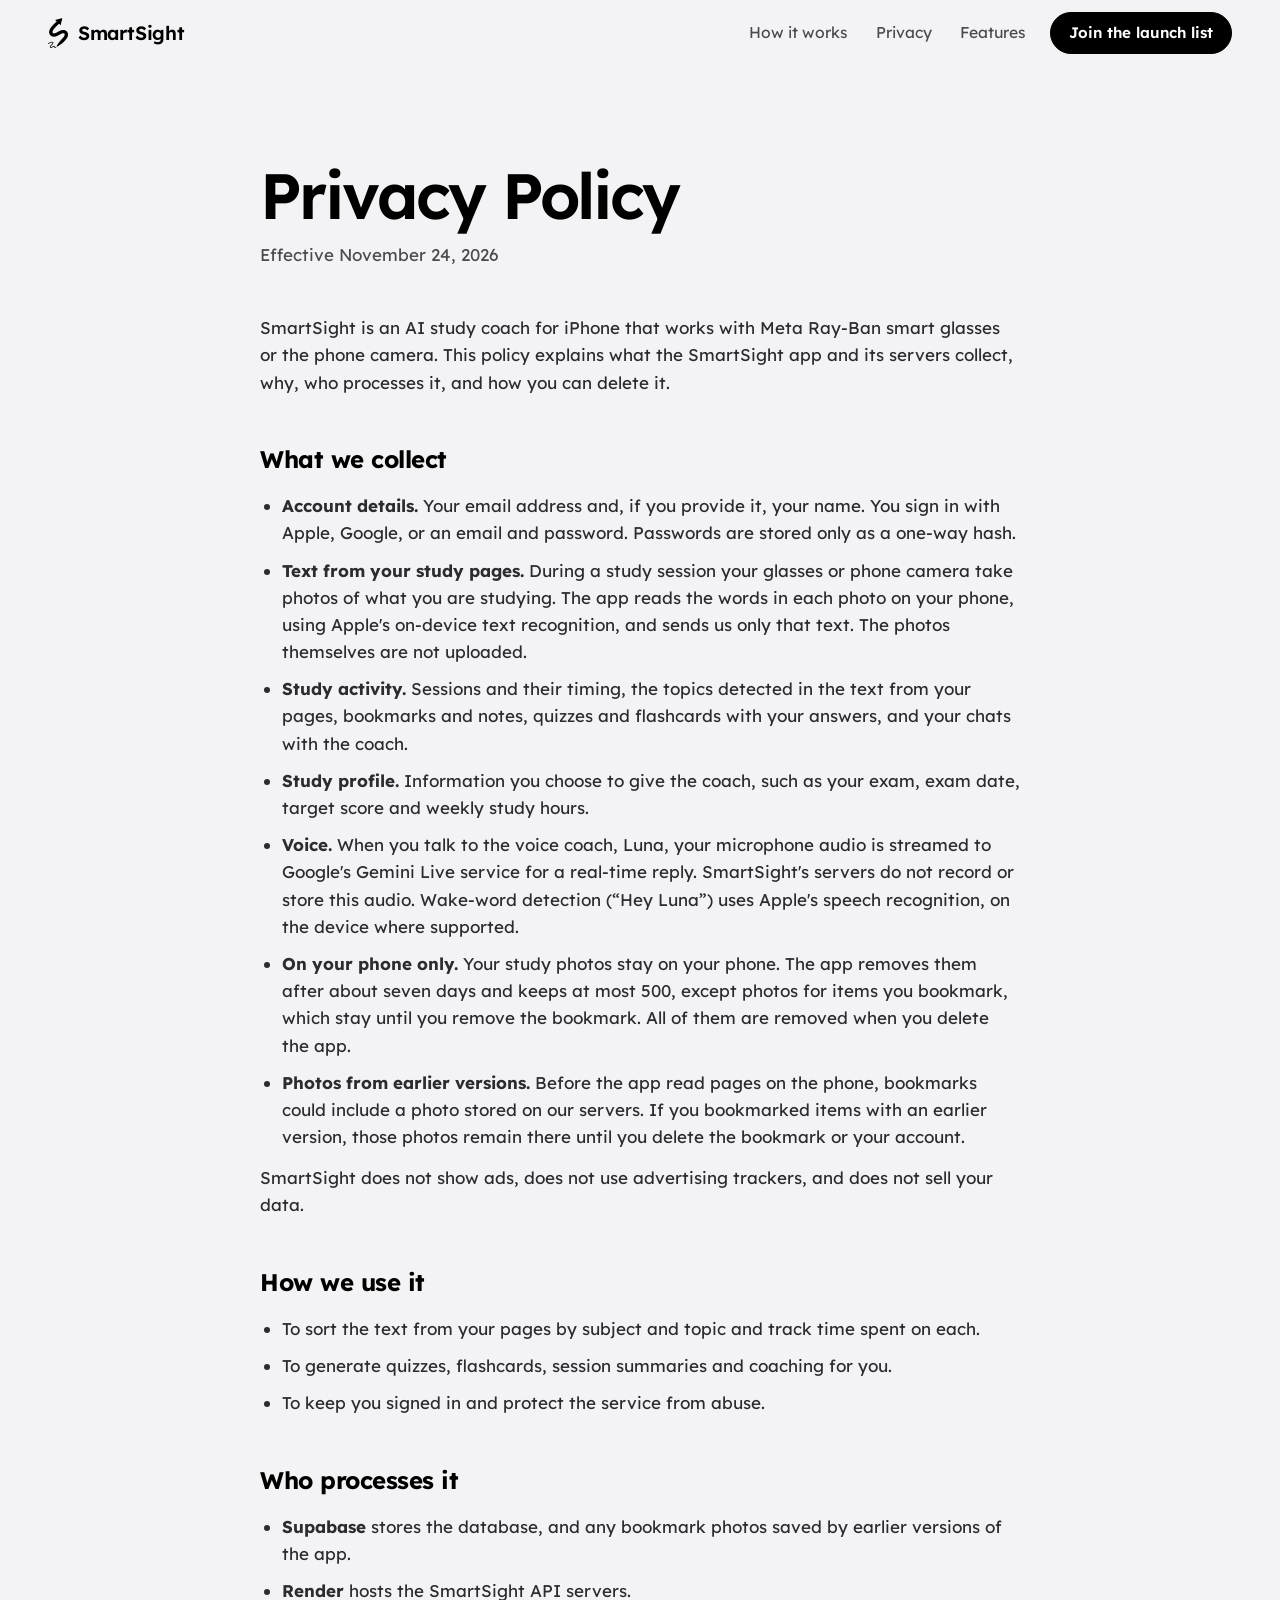
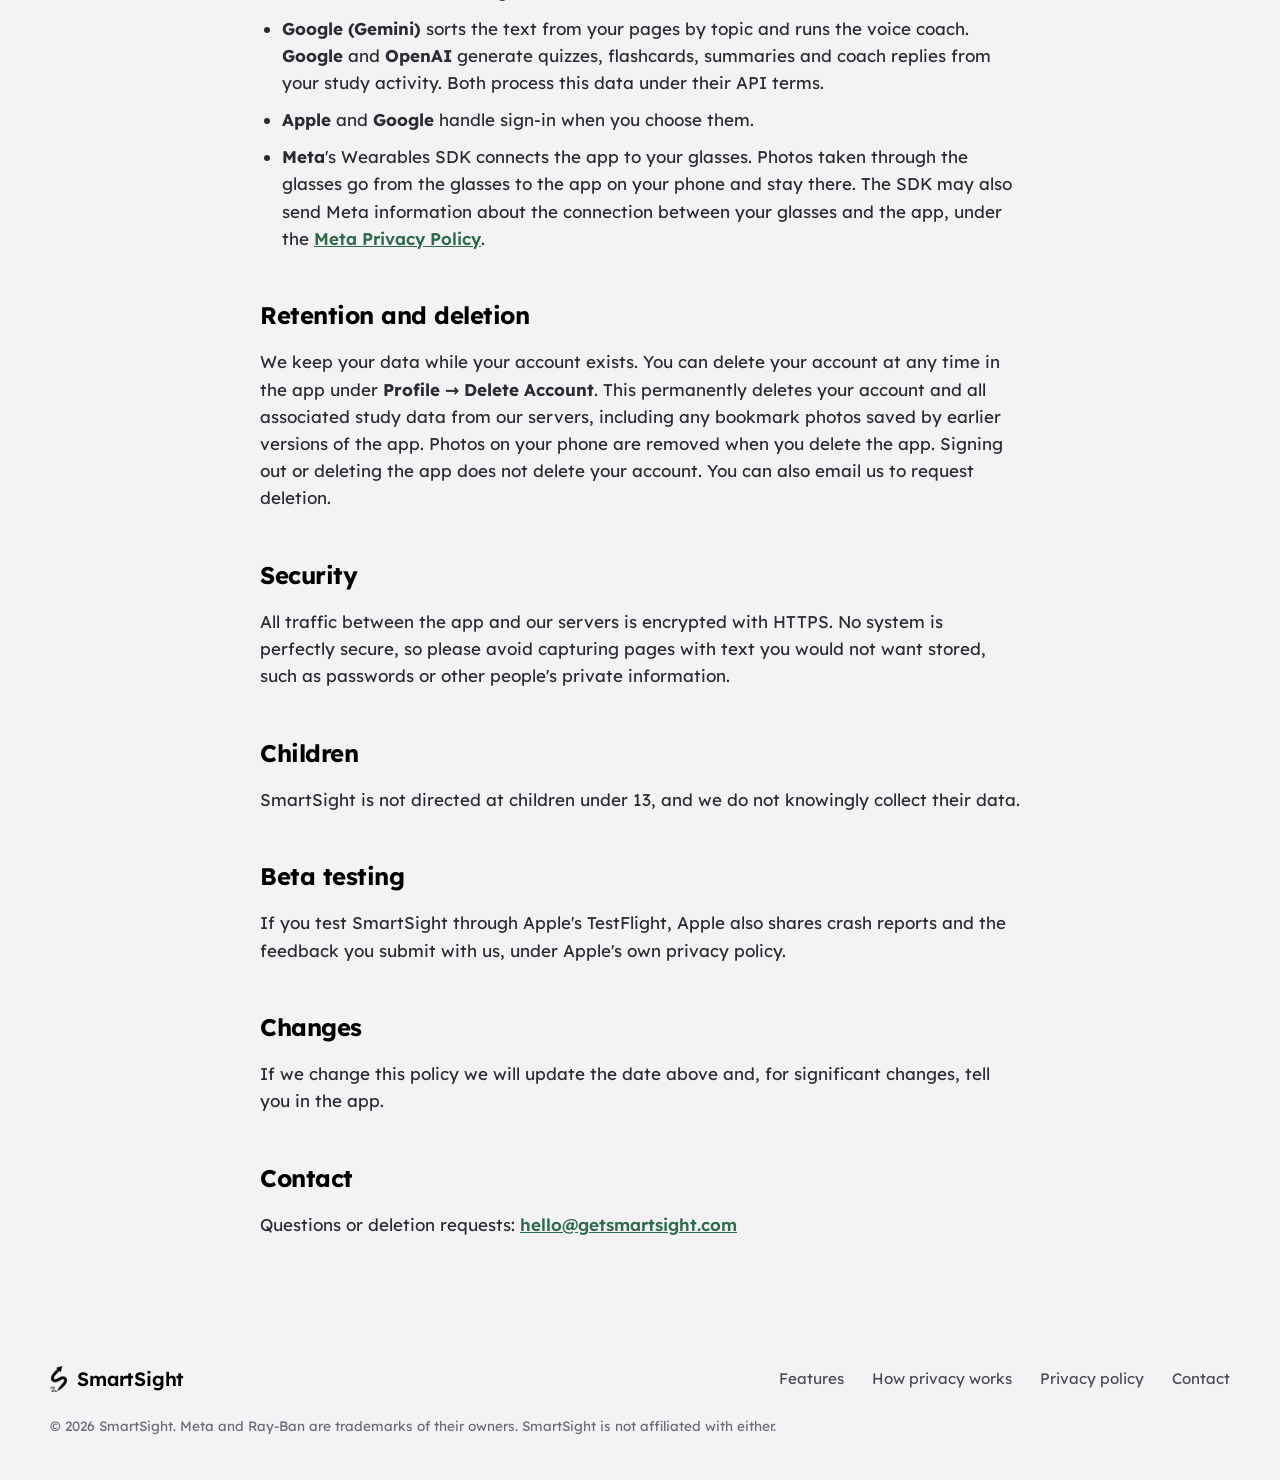
<file: privacy.html>
<!DOCTYPE html>
<html lang="en">
<head>
  <meta charset="UTF-8" />
  <meta name="viewport" content="width=device-width, initial-scale=1.0" />
  <title>Privacy Policy — SmartSight</title>
  <meta name="description" content="How the SmartSight app collects, uses and deletes your data." />

  <link rel="icon" type="image/png" sizes="32x32" href="assets/favicon-32.png" />
  <link rel="icon" type="image/png" sizes="192x192" href="assets/favicon-192.png" />
  <link rel="apple-touch-icon" href="assets/apple-touch-icon.png" />

  <link rel="preconnect" href="https://fonts.googleapis.com" />
  <link rel="preconnect" href="https://fonts.gstatic.com" crossorigin />
  <link href="https://fonts.googleapis.com/css2?family=Lexend:wght@400..700&family=Newsreader:ital,opsz,wght@0,6..72,400;0,6..72,500;1,6..72,400&display=swap" rel="stylesheet" />

  <link rel="stylesheet" href="styles.css" />
</head>
<body>

  <header class="nav" id="top">
    <a href="index.html" class="nav__brand" aria-label="SmartSight home">
      <img src="assets/logo-mark.png" alt="" width="22" height="34" />
      <span>SmartSight</span>
    </a>
    <nav class="nav__links" aria-label="Sections">
      <a href="index.html#how">How it works</a>
      <a href="index.html#privacy">Privacy</a>
      <a href="index.html#features">Features</a>
    </nav>
    <a href="index.html#launch" class="btn btn--small">Join the launch list</a>
  </header>

  <main>
    <section class="legal-hero">
      <h1>Privacy Policy</h1>
      <p>Effective November 24, 2026</p>
    </section>

    <article class="legal">
      <p>SmartSight is an AI study coach for iPhone that works with Meta Ray-Ban smart glasses or the phone camera. This policy explains what the SmartSight app and its servers collect, why, who processes it, and how you can delete it.</p>

      <h2>What we collect</h2>
      <ul>
        <li><strong>Account details.</strong> Your email address and, if you provide it, your name. You sign in with Apple, Google, or an email and password. Passwords are stored only as a one-way hash.</li>
        <li><strong>Text from your study pages.</strong> During a study session your glasses or phone camera take photos of what you are studying. The app reads the words in each photo on your phone, using Apple's on-device text recognition, and sends us only that text. The photos themselves are not uploaded.</li>
        <li><strong>Study activity.</strong> Sessions and their timing, the topics detected in the text from your pages, bookmarks and notes, quizzes and flashcards with your answers, and your chats with the coach.</li>
        <li><strong>Study profile.</strong> Information you choose to give the coach, such as your exam, exam date, target score and weekly study hours.</li>
        <li><strong>Voice.</strong> When you talk to the voice coach, Luna, your microphone audio is streamed to Google's Gemini Live service for a real-time reply. SmartSight's servers do not record or store this audio. Wake-word detection (“Hey Luna”) uses Apple's speech recognition, on the device where supported.</li>
        <li><strong>On your phone only.</strong> Your study photos stay on your phone. The app removes them after about seven days and keeps at most 500, except photos for items you bookmark, which stay until you remove the bookmark. All of them are removed when you delete the app.</li>
        <li><strong>Photos from earlier versions.</strong> Before the app read pages on the phone, bookmarks could include a photo stored on our servers. If you bookmarked items with an earlier version, those photos remain there until you delete the bookmark or your account.</li>
      </ul>
      <p>SmartSight does not show ads, does not use advertising trackers, and does not sell your data.</p>

      <h2>How we use it</h2>
      <ul>
        <li>To sort the text from your pages by subject and topic and track time spent on each.</li>
        <li>To generate quizzes, flashcards, session summaries and coaching for you.</li>
        <li>To keep you signed in and protect the service from abuse.</li>
      </ul>

      <h2>Who processes it</h2>
      <ul>
        <li><strong>Supabase</strong> stores the database, and any bookmark photos saved by earlier versions of the app.</li>
        <li><strong>Render</strong> hosts the SmartSight API servers.</li>
        <li><strong>Google (Gemini)</strong> sorts the text from your pages by topic and runs the voice coach. <strong>Google</strong> and <strong>OpenAI</strong> generate quizzes, flashcards, summaries and coach replies from your study activity. Both process this data under their API terms.</li>
        <li><strong>Apple</strong> and <strong>Google</strong> handle sign-in when you choose them.</li>
        <li><strong>Meta</strong>'s Wearables SDK connects the app to your glasses. Photos taken through the glasses go from the glasses to the app on your phone and stay there. The SDK may also send Meta information about the connection between your glasses and the app, under the <a href="https://www.meta.com/legal/privacy-policy/">Meta Privacy Policy</a>.</li>
      </ul>

      <h2>Retention and deletion</h2>
      <p>We keep your data while your account exists. You can delete your account at any time in the app under <strong>Profile → Delete Account</strong>. This permanently deletes your account and all associated study data from our servers, including any bookmark photos saved by earlier versions of the app. Photos on your phone are removed when you delete the app. Signing out or deleting the app does not delete your account. You can also email us to request deletion.</p>

      <h2>Security</h2>
      <p>All traffic between the app and our servers is encrypted with HTTPS. No system is perfectly secure, so please avoid capturing pages with text you would not want stored, such as passwords or other people's private information.</p>

      <h2>Children</h2>
      <p>SmartSight is not directed at children under 13, and we do not knowingly collect their data.</p>

      <h2>Beta testing</h2>
      <p>If you test SmartSight through Apple's TestFlight, Apple also shares crash reports and the feedback you submit with us, under Apple's own privacy policy.</p>

      <h2>Changes</h2>
      <p>If we change this policy we will update the date above and, for significant changes, tell you in the app.</p>

      <h2>Contact</h2>
      <p>Questions or deletion requests: <a href="mailto:hello@getsmartsight.com">hello@getsmartsight.com</a></p>
    </article>
  </main>

  <footer class="footer">
    <div class="wrap footer__inner">
      <a href="index.html#top" class="nav__brand">
        <img src="assets/logo-mark.png" alt="" width="18" height="28" />
        <span>SmartSight</span>
      </a>
      <nav class="footer__links" aria-label="Footer">
        <a href="index.html#features">Features</a>
        <a href="index.html#privacy">How privacy works</a>
        <a href="privacy.html">Privacy policy</a>
        <a href="mailto:hello@getsmartsight.com">Contact</a>
      </nav>
      <p class="footer__copy">&copy; 2026 SmartSight. Meta and Ray-Ban are trademarks of their owners. SmartSight is not affiliated with either.</p>
    </div>
  </footer>

  <script src="main.js"></script>
</body>
</html>
</file>
<file: styles.css>
/* SmartSight launch site.
   Palette and shapes come from the iOS app: cool paper grey, true black,
   the progress-bar green and the "Focus" amber. */

:root {
  --paper: #F3F3F5;
  --card: #FFFFFF;
  --tint: #E8E9EC;
  --ink: #000000;
  --ink-2: #4A4B50;
  --line: #D9DADF;
  --green: #2E6A4C;
  --green-soft: #8FD1AC;
  --amber: #B8651B;

  --sans: "Lexend", ui-sans-serif, system-ui, -apple-system, "Helvetica Neue", Arial, sans-serif;
  --page: "Newsreader", Georgia, "Times New Roman", serif;

  --wrap: 1180px;
  --gutter: clamp(20px, 5vw, 48px);
  --band: clamp(56px, 7vw, 100px);
}

*, *::before, *::after { box-sizing: border-box; }

html { scroll-behavior: smooth; scroll-padding-top: 84px; -webkit-text-size-adjust: 100%; }

body {
  margin: 0;
  background: var(--paper);
  color: var(--ink);
  font-family: var(--sans);
  font-size: 1.0625rem;
  font-weight: 400;
  line-height: 1.6;
  -webkit-font-smoothing: antialiased;
}

img { max-width: 100%; height: auto; display: block; }
h1, h2, h3, p, ul, ol, figure { margin: 0; }
ul, ol { padding: 0; list-style: none; }
a { color: inherit; }

:focus-visible { outline: 3px solid var(--green); outline-offset: 3px; border-radius: 6px; }
.band--ink :focus-visible { outline-color: var(--green-soft); }

.skip {
  position: absolute; left: 12px; top: -60px; z-index: 100;
  background: var(--ink); color: #fff; padding: 10px 16px; border-radius: 10px;
}
.skip:focus { top: 12px; }

.wrap { width: 100%; max-width: calc(var(--wrap) + 2 * var(--gutter)); margin-inline: auto; padding-inline: var(--gutter); }

/* ---------- Buttons ---------- */

.btn {
  display: inline-flex; align-items: center; justify-content: center;
  min-height: 52px; padding: 0 26px;
  border: 1.5px solid var(--ink); border-radius: 999px;
  background: var(--ink); color: #fff;
  font: inherit; font-weight: 600; text-decoration: none; cursor: pointer;
  transition: background-color .15s, color .15s;
}
.btn:hover { background: #2a2a2d; }
.btn--small { min-height: 42px; padding: 0 18px; font-size: .95rem; }
.btn--ghost { background: transparent; color: var(--ink); }
.btn--ghost:hover { background: var(--ink); color: #fff; }
.btn--light { background: #fff; color: var(--ink); border-color: #fff; }
.btn--light:hover { background: var(--green-soft); border-color: var(--green-soft); }
.btn[disabled] { opacity: .6; cursor: default; }

/* ---------- Nav ---------- */

.nav {
  position: sticky; top: 0; z-index: 50;
  display: flex; align-items: center; gap: 24px;
  padding: 12px var(--gutter);
  background: color-mix(in srgb, var(--paper) 86%, transparent);
  backdrop-filter: saturate(1.4) blur(14px);
  -webkit-backdrop-filter: saturate(1.4) blur(14px);
  border-bottom: 1px solid transparent;
}
.nav.is-stuck { border-bottom-color: var(--line); }
.nav__brand {
  display: inline-flex; align-items: center; gap: 10px;
  font-weight: 600; font-size: 1.2rem; letter-spacing: -.01em; text-decoration: none;
}
.nav__brand img { width: auto; height: 30px; }
.nav__links { display: flex; gap: 28px; margin-left: auto; font-size: .98rem; }
.nav__links a { text-decoration: none; color: var(--ink-2); padding: 8px 0; }
.nav__links a:hover { color: var(--ink); }
.nav .btn { flex: none; }

@media (max-width: 860px) {
  .nav__links { display: none; }
  .nav .btn { margin-left: auto; }
}

/* ---------- Phone ---------- */

.phone {
  background: var(--ink);
  padding: 2.6%;
  border-radius: 15% / 6.9%;
  box-shadow: 0 30px 60px -28px rgba(10, 20, 15, .45), 0 0 0 1px rgba(0, 0, 0, .9);
}
.phone img { width: 100%; border-radius: 13.4% / 6.15%; background: #fff; }

/* ---------- Hero ---------- */

.hero {
  display: grid; grid-template-columns: minmax(0, 1.12fr) minmax(0, 1fr);
  align-items: center; gap: clamp(24px, 4vw, 64px);
  max-width: calc(var(--wrap) + 2 * var(--gutter)); margin-inline: auto;
  padding: clamp(32px, 6vw, 72px) var(--gutter) clamp(56px, 8vw, 104px);
  overflow: hidden;
}
.hero h1 {
  font-size: clamp(2.05rem, 4.5vw, 4.1rem);
  font-weight: 600; line-height: 1.02; letter-spacing: -.05em;
}
.hero__soft { color: #6B6C73; }
.nowrap { white-space: nowrap; }
.glasses-icon {
  display: inline-block; width: 1.45em; height: 1.45em; margin-right: .28em;
  vertical-align: -.33em; color: var(--ink);
}
.hero__lede { margin-top: 28px; max-width: 34em; font-size: clamp(1.1rem, 1.5vw, 1.3rem); color: var(--ink-2); }
.hero__actions { display: flex; flex-wrap: wrap; gap: 12px; margin-top: 32px; }
.hero__note { display: flex; gap: 10px; align-items: baseline; margin-top: 28px; max-width: 34em; font-size: .98rem; color: var(--ink-2); }

.dot { flex: none; width: 10px; height: 10px; border-radius: 50%; background: var(--green); transform: translateY(-1px); }

.hero__phones { position: relative; display: grid; grid-template-columns: repeat(3, 1fr); align-items: start; gap: 0; padding-bottom: 6%; }
.hero__phone { width: 118%; }
.hero__phone--left { margin-top: 22%; justify-self: start; transform: rotate(-4deg); transform-origin: bottom right; }
.hero__phone--center { position: relative; z-index: 2; justify-self: center; }
.hero__phone--right { margin-top: 22%; justify-self: end; transform: rotate(4deg); transform-origin: bottom left; }

@media (prefers-reduced-motion: no-preference) {
  .hero__phone { animation: rise .9s cubic-bezier(.2, .7, .2, 1) both; }
  .hero__phone--left { animation-delay: .12s; }
  .hero__phone--right { animation-delay: .2s; }
  @keyframes rise { from { opacity: 0; translate: 0 48px; } to { opacity: 1; translate: 0 0; } }
}

@media (max-width: 900px) {
  .hero { grid-template-columns: 1fr; }
  .hero__phones { max-width: 560px; width: 100%; margin-inline: auto; padding-inline: 6%; }
}

/* ---------- Bands ---------- */

.band { padding-block: var(--band); }
.band--tint { background: var(--tint); }
.band--ink { background: var(--ink); color: #fff; }

.band__title {
  max-width: 18em;
  font-size: clamp(2rem, 4.4vw, 3.5rem);
  font-weight: 600; line-height: 1.06; letter-spacing: -.045em;
  text-wrap: balance;
}
.band__lede { margin-top: 18px; max-width: 38em; font-size: clamp(1.08rem, 1.4vw, 1.25rem); color: var(--ink-2); }
.band--ink .band__lede { color: #B9BAC0; }

/* ---------- Thesis ---------- */

.band--green { background: var(--green); color: #fff; overflow: hidden; }
.band--green :focus-visible { outline-color: #fff; }

.thesis { display: grid; grid-template-columns: minmax(0, 1fr) minmax(0, 1.15fr); gap: clamp(36px, 4.5vw, 64px); align-items: center; }
.thesis__title {
  font-size: clamp(2.5rem, 5vw, 4.25rem);
  font-weight: 600; line-height: 1; letter-spacing: -.05em;
  text-wrap: balance;
}
.thesis__lede + .thesis__lede { margin-top: 1.1em; }
.thesis__lede { margin-top: 28px; max-width: 32em; font-size: clamp(1.08rem, 1.4vw, 1.25rem); color: #D9EBDF; }

/* Ask Luna: question chips, a chat window, and the generated cards. */
.ask__chips { display: flex; flex-wrap: wrap; gap: 8px; }
.ask__chip {
  padding: 9px 14px; border: 1px solid rgba(255, 255, 255, .5); border-radius: 999px;
  background: transparent; color: #fff; font: inherit; font-size: .9rem; font-weight: 500; cursor: pointer;
  transition: background .2s ease, color .2s ease, border-color .2s ease;
}
.ask__chip:hover { background: rgba(255, 255, 255, .12); }
.ask__chip[aria-pressed="true"] { background: #fff; border-color: #fff; color: var(--ink); }

.chat {
  margin-top: 18px; border-radius: 28px; background: #fff; color: var(--ink);
  box-shadow: 0 30px 60px -28px rgba(0, 0, 0, .6);
}
.chat__head { display: flex; align-items: center; gap: 12px; padding: 18px 22px; border-bottom: 1px solid var(--line); }
.chat__head b { display: block; font-size: 1.05rem; line-height: 1.2; }
.chat__head small { display: block; font-size: .85rem; color: var(--ink-2); }
.chat__avatar { width: 38px; height: 38px; border-radius: 50%; background: var(--ink); position: relative; flex: none; }
.chat__avatar::after {
  content: ""; position: absolute; inset: 11px; background: #fff;
  clip-path: polygon(50% 0, 62% 38%, 100% 50%, 62% 62%, 50% 100%, 38% 62%, 0 50%, 38% 38%);
}
.chat__body { display: grid; align-content: start; gap: 14px; padding: 20px 22px 24px; }
.chat__you, .chat__luna { max-width: 90%; padding: 13px 17px; font-size: 1.02rem; line-height: 1.5; }
.chat__you { justify-self: end; border-radius: 20px 20px 6px 20px; background: var(--ink); color: #fff; }
.chat__luna { border-radius: 20px 20px 20px 6px; background: var(--tint); }

/* Generated card */
.gen {
  position: relative; overflow: hidden; padding: 20px 22px 22px;
  border: 1px solid var(--line); border-radius: 18px; background: #fff;
}
.gen__title { display: flex; align-items: center; gap: 8px; font-size: 1.05rem; font-weight: 600; color: var(--ink); }
.gen__title::before {
  content: ""; width: 14px; height: 14px; background: var(--green);
  clip-path: polygon(50% 0, 62% 38%, 100% 50%, 62% 62%, 50% 100%, 38% 62%, 0 50%, 38% 38%);
}
.gen small { display: block; margin-top: 2px; font-size: .9rem; line-height: 1.4; color: var(--ink-2); }

.gen__tasks { display: grid; gap: 18px; margin-top: 16px; }
.gen__tasks li { display: grid; grid-template-columns: auto 1fr auto; align-items: center; gap: 14px; }
.gen__dot { width: 20px; height: 20px; border: 2px solid var(--line); border-radius: 50%; }
.gen__task b { display: block; font-size: 1.08rem; font-weight: 600; }
.gen__btn { padding: 9px 15px; border-radius: 999px; background: var(--ink); color: #fff; font-size: .88rem; font-weight: 600; white-space: nowrap; }

.gen__stats { display: grid; grid-template-columns: 1fr 1fr; gap: 12px; margin-top: 16px; }
.gen__stats div { padding: 14px 16px; border-radius: 12px; background: var(--paper); }
.gen__stats dt { font-size: .9rem; color: var(--ink-2); }
.gen__stats dd { margin: 4px 0 0; font-size: 1.6rem; font-weight: 600; letter-spacing: -.02em; }

.gen__bars { display: grid; gap: 18px; margin-top: 16px; }
.gen__bars--tight { gap: 12px; }
.gen__bars--tight .gen__bar { margin: 6px 0 3px; }
.gen__row { display: flex; align-items: center; gap: 8px; }
.gen__row b { font-size: 1.08rem; font-weight: 600; }
.gen__row em { padding: 2px 8px; border-radius: 999px; background: #F6E6D6; color: var(--amber); font-size: .8rem; font-style: normal; font-weight: 600; }
.gen__row span { margin-left: auto; font-size: 1.05rem; font-weight: 600; }
.gen__row em.is-good { background: #DCEFE3; color: var(--green); }
.gen__row em.is-even { background: var(--tint); color: var(--ink-2); }
.gen__steps { display: grid; gap: 14px; margin-top: 16px; counter-reset: step; }
.gen__steps li { position: relative; padding-left: 38px; font-size: 1.05rem; line-height: 1.45; counter-increment: step; }
.gen__steps li::before {
  content: counter(step); position: absolute; left: 0; top: .05em; display: grid; place-items: center;
  width: 26px; height: 26px; border-radius: 50%; background: var(--ink); color: #fff; font-size: .85rem; font-weight: 600;
}
.gen__log { display: grid; gap: 18px; margin-top: 16px; }
.gen__log li { display: grid; grid-template-columns: 4.8em 1fr; gap: 12px; align-items: baseline; }
.gen__log time, .gen__log .gen__when { font-size: .92rem; font-weight: 600; color: var(--ink-2); font-variant-numeric: tabular-nums; }
.gen__log b { display: block; font-size: 1.08rem; font-weight: 600; }
.gen__sum { margin-top: 8px; font-size: 1rem; color: var(--ink-2); }
.gen__sum b { color: var(--ink); font-size: 1.4rem; font-weight: 600; letter-spacing: -.01em; }
.gen__actions { display: flex; flex-wrap: wrap; gap: 10px; margin-top: 18px; }
.gen__btn--quiet { background: var(--tint); color: var(--ink); }
.gen__bar { display: block; height: 8px; margin: 8px 0 4px; border-radius: 4px; background: var(--tint); overflow: hidden; }
.gen__bar i { display: block; width: var(--v); height: 100%; border-radius: inherit; background: var(--green); }

.gen__follow { display: grid; gap: 10px; margin-top: 12px; }
.gen__follow li { position: relative; padding-left: 28px; font-size: .95rem; }
.gen__follow li::before {
  content: ""; position: absolute; left: 0; top: .15em; width: 18px; height: 18px; border-radius: 50%;
}
.gen__follow .is-done::before { background: var(--green) url("data:image/svg+xml,%3Csvg xmlns='http://www.w3.org/2000/svg' viewBox='0 0 18 18'%3E%3Cpath d='M5 9.5l2.5 2.5L13 6.5' fill='none' stroke='%23fff' stroke-width='2' stroke-linecap='round' stroke-linejoin='round'/%3E%3C/svg%3E") center / 18px no-repeat; }
.gen__follow .is-missed::before { border: 2px solid var(--amber); }
.gen__follow .is-missed { color: var(--ink-2); }

.said__note { margin-top: 18px; font-size: .9rem; color: #BFDCCB; }

/* Motion: the question appears, Luna's words write themselves in, then the card rises in and its rows follow. */
@media (prefers-reduced-motion: no-preference) {
  .ask.is-playing .chat__you { animation: rise .4s cubic-bezier(.2, .7, .2, 1) both; }
  .ask.is-playing .chat__luna .w { opacity: 0; animation: word .35s ease forwards; animation-delay: calc(.45s + var(--i) * var(--step, 38ms)); }
  .ask.is-playing .gen { animation: rise .5s cubic-bezier(.2, .7, .2, 1) both; animation-delay: var(--gen-at); }
  .ask.is-playing .gen__bar i { animation: fill .9s cubic-bezier(.2, .7, .2, 1) both; animation-delay: calc(var(--gen-at) + .3s); }
  .ask.is-playing .gen__tasks li,
  .ask.is-playing .gen__stats div,
  .ask.is-playing .gen__bars li,
  .ask.is-playing .gen__log li,
  .ask.is-playing .gen__steps li,
  .ask.is-playing .gen__follow li { animation: rise .45s cubic-bezier(.2, .7, .2, 1) both; animation-delay: calc(var(--gen-at) + .2s + var(--n, 0) * 110ms); }
}
@keyframes rise { from { opacity: 0; transform: translateY(14px); } }
@keyframes word { to { opacity: 1; } }
@keyframes fill { from { width: 0; } }

@media (max-width: 860px) {
  .thesis { grid-template-columns: minmax(0, 1fr); }
}
@media (max-width: 520px) {
  .ask__chips {
    flex-wrap: nowrap; overflow-x: auto; scrollbar-width: none;
    margin-inline: calc(-1 * var(--gutter)); padding: 2px var(--gutter); scroll-padding-inline: var(--gutter);
  }
  .ask__chips::-webkit-scrollbar { display: none; }
  .ask__chip { flex: none; padding: 9px 14px; font-size: .9rem; }
  .chat__body { padding: 16px 14px 20px; }
  .chat__head { padding: 14px 16px; }
  .gen { padding: 14px; }
  .gen__tasks li { grid-template-columns: auto 1fr; }
  .gen__btn { grid-column: 2; justify-self: start; }
}

/* ---------- How it works: ambient capture ---------- */

.ambient { display: grid; grid-template-columns: minmax(0, 1fr) minmax(0, 1.05fr); gap: clamp(36px, 6vw, 96px); align-items: center; }
.ambient__title span { display: block; }
.ambient__title { font-size: clamp(1.65rem, 3.05vw, 2.75rem); }
.ambient__steps { display: grid; gap: 18px; margin-top: 34px; }
.ambient__steps li { display: flex; align-items: flex-start; gap: 16px; }
.ambient__steps b { display: block; font-size: 1.15rem; letter-spacing: -.01em; }
.ambient__steps li > span:last-child { color: var(--ink-2); }
.ambient__icon {
  display: grid; place-items: center; flex: none; width: 46px; height: 46px; border-radius: 14px;
  background: var(--ink); color: #fff;
}

.ambient__visual { position: relative; display: grid; grid-template-columns: minmax(0, .8fr) minmax(0, 1fr); align-items: center; }
.ambient__phone { grid-column: 1 / 2; grid-row: 1; max-width: 280px; justify-self: end; }
.log {
  grid-column: 2; grid-row: 1; position: relative; z-index: 1; margin-left: -28px;
  padding: 20px 20px 18px; border-radius: 22px; background: var(--card);
  box-shadow: 0 1px 0 rgba(0, 0, 0, .04), 0 26px 50px -26px rgba(10, 20, 15, .45);
}
.log__head { display: flex; align-items: center; gap: 9px; font-size: .95rem; font-weight: 600; }
.log__dot { width: 9px; height: 9px; border-radius: 50%; background: var(--green); box-shadow: 0 0 0 4px rgba(46, 106, 76, .15); }
.log__list { display: grid; margin-top: 12px; }
.log__list li { display: grid; grid-template-columns: 3.1em 1fr; gap: 10px; padding: 9px 0; border-top: 1px solid var(--line); font-size: .93rem; line-height: 1.35; }
.log__list time { color: var(--ink-2); font-variant-numeric: tabular-nums; }
.log__list b { display: block; font-weight: 600; }
.log__list small { display: block; color: var(--ink-2); font-size: .85rem; }
.log__end b { color: var(--green); }

/* One reveal: the log fills in line by line, as if the session were happening. */
@media (prefers-reduced-motion: no-preference) {
  .log__list li { opacity: 0; translate: 0 8px; transition: opacity .4s ease, translate .5s cubic-bezier(.2, .7, .2, 1); }
  .log.is-in .log__list li { opacity: 1; translate: 0 0; }
  .log.is-in .log__list li:nth-child(2) { transition-delay: .45s; }
  .log.is-in .log__list li:nth-child(3) { transition-delay: .9s; }
  .log.is-in .log__list li:nth-child(4) { transition-delay: 1.35s; }
  .log.is-in .log__list li:nth-child(5) { transition-delay: 1.8s; }
  .log.is-in .log__list li:nth-child(6) { transition-delay: 2.4s; }
  .log.is-in .log__dot { animation: log-pulse 1.4s ease-in-out 3; }
}
@keyframes log-pulse { 50% { box-shadow: 0 0 0 8px rgba(46, 106, 76, .05); } }

@media (max-width: 960px) {
  .ambient { grid-template-columns: minmax(0, 1fr); }
}
@media (max-width: 560px) {
  .ambient__visual { grid-template-columns: minmax(0, 1fr); }
  .ambient__phone { grid-column: 1; grid-row: 1; justify-self: center; max-width: 220px; }
  .log { grid-column: 1; grid-row: 2; margin: -60px 0 0; }
}

/* ---------- Privacy diagram ---------- */

/* Three steps on one grid: titles, pictures and notes each share a row, so everything lines up.
   Columns: step 1 | arrow | step 2 | arrow | step 3. The green box sits behind columns 1-3. */
.pv {
  --pad: clamp(18px, 2.4vw, 28px);
  display: grid;
  grid-template-columns: minmax(0, 1fr) 44px minmax(0, 1fr) clamp(136px, 12vw, 160px) minmax(0, 1fr);
  grid-template-rows: auto auto minmax(190px, auto) auto;
  column-gap: 0; row-gap: 14px;
  margin-top: clamp(40px, 6vw, 72px); padding: var(--pad);
}
.lock { position: relative; width: 14px; height: 11px; margin-top: 6px; border-radius: 3px; background: var(--green-soft); }
.lock::before {
  content: ""; position: absolute; left: 2px; top: -8px; width: 10px; height: 10px;
  border: 2px solid var(--green-soft); border-bottom: 0; border-radius: 6px 6px 0 0;
}

.pv__zone {
  grid-column: 1 / 4; grid-row: 1 / 5; margin: calc(-1 * var(--pad));
  border: 2px solid var(--green-soft); border-radius: 30px; background: rgba(143, 209, 172, .06);
}
.pv__server {
  grid-column: 5; grid-row: 1 / 5; margin: calc(-1 * var(--pad));
  border: 2px solid #6E6F75; border-radius: 30px; background: rgba(255, 255, 255, .04);
}
.pv__server-label { grid-column: 5; grid-row: 1; display: flex; align-items: center; gap: 10px; margin-bottom: 4px; color: #D5D6DA; font-size: 1.1rem; font-weight: 600; }
.pv__server-label svg { flex: none; }
.pv__zone-label { grid-column: 1 / 4; grid-row: 1; display: flex; align-items: center; gap: 10px; margin-bottom: 4px; color: var(--green-soft); font-size: 1.1rem; font-weight: 600; }

.pv__t { grid-row: 2; display: flex; align-items: center; gap: 10px; font-size: 1.02rem; font-weight: 600; }
.pv__t--1 { grid-column: 1; }
.pv__t--2 { grid-column: 3; }
.pv__t--3 { grid-column: 5; }
.pv__num {
  display: grid; place-items: center; flex: none; width: 30px; height: 30px; border-radius: 50%;
  background: #fff; color: var(--ink); font-size: .85rem; font-weight: 600;
}

/* Row 3: three pictures of one height */
.pv__photo, .pv__iphone, .pv__text { grid-row: 3; height: 100%; }
.pv__photo { grid-column: 1; overflow: hidden; border-radius: 16px; box-shadow: 0 0 0 1px #3A3A3F; }
.pv__photo svg, .pv__screen svg { display: block; width: 100%; height: 100%; }
.pv__iphone {
  grid-column: 3; position: relative; padding: 7px 7px 7px 20px; border-radius: 20px;
  background: linear-gradient(135deg, #9A9CA4, #5E6068); box-shadow: 0 0 0 1px #C4C6CC, 0 10px 30px -10px rgba(0, 0, 0, .6);
}
.pv__iphone::before { content: ""; position: absolute; left: 6px; top: 50%; width: 7px; height: 28%; translate: 0 -50%; border-radius: 4px; background: #000; }
.pv__screen { position: relative; height: 100%; overflow: hidden; border-radius: 13px; }
.pv-box { fill: rgba(143, 209, 172, .3); stroke: var(--green-soft); stroke-width: 1.4; }

.pv__text {
  grid-column: 5; overflow: hidden; padding: 16px 18px; border-radius: 16px; background: #fff; color: var(--ink);
  font-family: var(--page); font-size: 1.02rem; line-height: 1.4;
}
.pv__text .pv__text-h { font-family: var(--sans); font-weight: 600; letter-spacing: -.01em; }
.pv__text .pv__text-h:not(:first-child) { margin-top: .7em; }
.pv__text p + p { margin-top: .2em; }

/* Arrows, centred on the pictures */
.pv__go { grid-row: 3; align-self: center; justify-self: center; position: relative; display: grid; justify-items: center; }
.pv__go::before { content: ""; display: block; height: 2px; background: currentColor; }
.pv__go::after {
  content: ""; position: absolute; right: -1px; bottom: -5px; width: 10px; height: 10px;
  border-top: 2px solid currentColor; border-right: 2px solid currentColor; rotate: 45deg;
}
.pv__go--1 { grid-column: 2; width: 24px; color: #8A8B91; }
.pv__go--1::before { width: 24px; }
.pv__go--2 { grid-column: 4; width: calc(100% - 2 * var(--pad) - 16px); margin-left: 0; color: var(--green-soft); font-size: .88rem; font-weight: 600; }
.pv__go--2::before { width: 100%; order: 2; margin-top: 8px; }
.pv__go--2 span { white-space: nowrap; }

/* Row 4: notes under each part */
.pv__zone-note { grid-column: 1 / 4; grid-row: 4; color: #B9BAC0; font-size: .98rem; }
.pv__after { grid-column: 5; grid-row: 4; padding-top: 2px; }
.pv__note { color: #B9BAC0; font-size: .98rem; }
.pv-never { display: flex; flex-wrap: wrap; align-items: center; justify-content: center; gap: 12px 16px; margin-top: clamp(36px, 5vw, 56px); }
.pv-never__title { font-weight: 600; }
.pv__never { display: flex; flex-wrap: wrap; justify-content: center; gap: 8px; }
.pv__never li {
  position: relative; padding: 7px 14px 7px 32px; border: 1px solid #3A3A3F; border-radius: 999px;
  color: #D5D6DA; font-size: .92rem;
}
.pv__never li::before, .pv__never li::after {
  content: ""; position: absolute; left: 14px; top: 50%; width: 11px; height: 2px; background: #E08A6B; rotate: 45deg;
}
.pv__never li::after { rotate: -45deg; }

/* One reveal: the phone scans the photo, the text lines light up, then the words appear. */
@media (prefers-reduced-motion: no-preference) {
  .pv-box { opacity: 0; transition: opacity .3s ease; transition-delay: calc(.3s + var(--t) * 1.3s); }
  .pv.is-in .pv-box { opacity: 1; }
  .pv__scan {
    position: absolute; left: 0; right: 0; top: 0; height: 24%; pointer-events: none; opacity: 0;
    background: linear-gradient(180deg, transparent, rgba(143, 209, 172, .45) 85%, var(--green-soft));
  }
  .pv.is-in .pv__scan { animation: pv-scan 1.6s cubic-bezier(.4, 0, .6, 1) .15s both; }
  .pv__text p, .pv__go--2 { opacity: 0; translate: -16px 0; transition: opacity .5s ease, translate .6s cubic-bezier(.2, .7, .2, 1); }
  .pv.is-in .pv__go--2 { opacity: 1; translate: 0 0; transition-delay: 1.7s; }
  .pv.is-in .pv__text p { opacity: 1; translate: 0 0; }
  .pv.is-in .pv__text p:nth-child(1) { transition-delay: 1.95s; }
  .pv.is-in .pv__text p:nth-child(2) { transition-delay: 2.1s; }
  .pv.is-in .pv__text p:nth-child(3) { transition-delay: 2.25s; }
  .pv.is-in .pv__text p:nth-child(4) { transition-delay: 2.4s; }
}
@keyframes pv-scan {
  0% { top: -24%; opacity: 1; }
  92% { opacity: 1; }
  100% { top: 100%; opacity: 0; }
}

/* Narrow screens: one column, steps in order, arrows point down. */
@media (max-width: 960px) {
  .pv {
    grid-template-columns: minmax(0, 1fr);
    grid-template-rows: none; grid-auto-rows: auto;
    padding: var(--pad);
  }
  .pv__zone { grid-column: 1; grid-row: 1 / 8; }
  .pv__zone-label { grid-column: 1; grid-row: 1; }
  .pv__t--1 { grid-column: 1; grid-row: 2; }
  .pv__photo { grid-column: 1; grid-row: 3; height: auto; aspect-ratio: 32 / 22; }
  .pv__go--1 { grid-column: 1; grid-row: 4; justify-self: start; margin-left: 14px; width: 2px; height: 22px; }
  .pv__go--1::before { width: 2px; height: 22px; }
  /* Arrowheads point down on narrow screens */
  .pv__go--1::after, .pv__go--2::after { right: auto; left: -4px; bottom: 1px; rotate: 135deg; }
  .pv__t--2 { grid-column: 1; grid-row: 5; }
  .pv__iphone { grid-column: 1; grid-row: 6; height: auto; }
  .pv__screen { height: auto; aspect-ratio: 32 / 22; }
  .pv__zone-note { grid-column: 1; grid-row: 7; padding-bottom: 4px; }
  /* Runs from the bottom edge of the green box to the top edge of the servers box. */
  .pv__go--2 {
    grid-column: 1; grid-row: 8; justify-self: start; display: flex; align-items: center; gap: 14px;
    width: auto; margin: calc(var(--pad) - 14px) 0 calc(var(--pad) - 14px) 14px;
  }
  .pv__go--2::before { order: 0; flex: none; width: 2px; height: 52px; margin: 0; }
  .pv__server { grid-column: 1; grid-row: 9 / 13; margin-bottom: calc(-1 * var(--pad)); }
  .pv__server-label { grid-column: 1; grid-row: 9; }
  .pv__t--3 { grid-column: 1; grid-row: 10; }
  .pv__text { grid-column: 1; grid-row: 11; height: auto; }
  .pv__after { grid-column: 1; grid-row: 12; }
}



/* ---------- Features ---------- */

/* Feature icons: one colour per feature, the same in the index and above each feature. */
.fx__icon, .feature__icon {
  display: grid; place-items: center; flex: none; color: #fff;
  width: 52px; height: 52px; border-radius: 16px;
}
.fx__icon svg, .feature__icon svg { width: 26px; height: 26px; }
.fx__icon--luna, .feature__icon--luna { background: var(--ink); }
.fx__icon--plan, .feature__icon--plan { background: var(--green); }
.fx__icon--vault, .feature__icon--vault { background: var(--amber); }
.fx__icon--quiz, .feature__icon--quiz { background: #2F5D9E; }
.fx__icon--live, .feature__icon--live { background: #5B4FC4; }

.fx { display: grid; grid-template-columns: repeat(5, minmax(0, 1fr)); gap: 14px; margin-top: clamp(28px, 4vw, 44px); }
.fx__item {
  display: flex; align-items: center; gap: 14px; padding: 16px;
  border-radius: 20px; background: var(--card); color: var(--ink); text-decoration: none;
  box-shadow: 0 0 0 1px var(--line);
  transition: box-shadow .2s ease, translate .2s ease;
}
.fx__item:hover { box-shadow: 0 0 0 1px var(--ink); translate: 0 -2px; }
.fx__text b { display: block; font-size: 1rem; font-weight: 600; line-height: 1.25; }
.fx__text span { display: block; margin-top: 2px; font-size: .88rem; line-height: 1.35; color: var(--ink-2); }

.feature { scroll-margin-top: 90px; }
.feature__kicker { display: flex; align-items: center; gap: 12px; margin-bottom: 18px; font-size: 1rem; font-weight: 600; }
.feature__icon { width: 44px; height: 44px; border-radius: 14px; }
.feature__icon svg { width: 22px; height: 22px; }

@media (max-width: 1100px) { .fx { grid-template-columns: repeat(3, minmax(0, 1fr)); } }
@media (max-width: 760px) { .fx { grid-template-columns: repeat(2, minmax(0, 1fr)); } }
@media (max-width: 480px) {
  .fx { gap: 10px; }
  .fx__item { flex-direction: column; align-items: flex-start; gap: 10px; padding: 14px; }
  .fx__icon { width: 44px; height: 44px; border-radius: 14px; }
}

.feature {
  display: grid; grid-template-columns: minmax(0, .85fr) minmax(0, 1fr);
  align-items: start; gap: clamp(28px, 6vw, 88px);
  margin-top: clamp(40px, 5vw, 72px);
}
/* Line the kicker up with the top of the first screenshot inside the tinted box. */
.feature__text { padding-top: clamp(20px, 4vw, 48px); }
.feature--wide .feature__text { padding-top: 0; }
.feature__text > .feature__kicker { margin-top: 0; }
.feature--flip .feature__text { order: 2; }
.feature--wide { grid-template-columns: 1fr; }
.feature--wide .feature__text { max-width: 44em; }

.feature h3 { font-size: clamp(1.6rem, 2.8vw, 2.3rem); font-weight: 600; line-height: 1.08; letter-spacing: -.03em; text-wrap: balance; }
.feature__text > p { margin-top: 16px; color: var(--ink-2); max-width: 34em; }
.feature--wide .feature__text > p { max-width: 40em; }

.feature__phones {
  display: grid; grid-template-columns: repeat(2, minmax(0, 1fr)); align-items: start;
  gap: clamp(14px, 3vw, 32px);
  padding: clamp(20px, 4vw, 48px);
  background: var(--tint); border-radius: clamp(24px, 3vw, 40px);
}
.feature__phones .phone:nth-child(even) { margin-top: 14%; }
.feature__phones--voice { grid-template-columns: minmax(0, .72fr) minmax(0, 1.28fr); align-items: center; gap: 0; }
.feature__phones--voice .phone:nth-child(even) { margin-top: 0; }
.voice {
  position: relative; z-index: 1; margin-left: -22px; padding: 18px 18px 16px; border-radius: 22px; background: var(--card);
  box-shadow: 0 1px 0 rgba(0, 0, 0, .04), 0 26px 50px -26px rgba(10, 20, 15, .45);
}
.voice__head { display: flex; align-items: center; gap: 10px; font-size: .95rem; font-weight: 600; }
.voice__wave { display: inline-flex; align-items: center; gap: 3px; height: 18px; }
.voice__wave i { width: 3px; height: 40%; border-radius: 2px; background: #5B4FC4; }
.voice__wave i:nth-child(2) { height: 80%; } .voice__wave i:nth-child(3) { height: 100%; } .voice__wave i:nth-child(4) { height: 65%; }
.voice__lines { display: grid; gap: 8px; margin-top: 12px; }
.voice__lines li { max-width: 92%; padding: 9px 12px; font-size: .9rem; line-height: 1.4; }
.voice__you { justify-self: end; border-radius: 16px 16px 4px 16px; background: var(--ink); color: #fff; }
.voice__luna { justify-self: start; border-radius: 16px 16px 16px 4px; background: var(--tint); }
@media (prefers-reduced-motion: no-preference) {
  .voice__wave i { animation: voice-wave 1.1s ease-in-out infinite alternate; }
  .voice__wave i:nth-child(2) { animation-delay: -.2s; } .voice__wave i:nth-child(3) { animation-delay: -.5s; }
  .voice__wave i:nth-child(4) { animation-delay: -.7s; } .voice__wave i:nth-child(5) { animation-delay: -.9s; }
}
@keyframes voice-wave { from { transform: scaleY(.45); } to { transform: scaleY(1); } }
@media (max-width: 560px) {
  .feature__phones--voice { grid-template-columns: minmax(0, 1fr); }
  .feature__phones--voice .phone { max-width: 220px; justify-self: center; }
  .voice { margin: -70px 0 0; }
}
.feature__phones--three { grid-template-columns: repeat(3, minmax(0, 1fr)); padding-inline: clamp(20px, 9vw, 150px); }
.feature__phones--three .phone:nth-child(even) { margin-top: 9%; }

@media (max-width: 860px) {
  .feature { grid-template-columns: 1fr; }
  .feature--flip .feature__text { order: 0; }
  .feature__text { padding-top: 0; }
  .feature__phones--three { padding-inline: clamp(14px, 3vw, 32px); gap: 10px; }
}

/* ---------- Timeline ---------- */

.timeline { display: grid; grid-template-columns: repeat(4, 1fr); margin-top: clamp(40px, 6vw, 72px); }
.timeline__item { position: relative; padding: 36px 28px 0 0; border-top: 2px solid var(--ink); }
.timeline__item::before {
  content: ""; position: absolute; top: -10px; left: 0;
  width: 18px; height: 18px; border-radius: 50%;
  background: var(--green); border: 2px solid var(--green);
  box-shadow: 0 0 0 4px var(--tint);
}
.timeline__item.is-next { border-top-style: dashed; }
.timeline__item.is-next::before { background: var(--tint); border-color: var(--ink); }
.timeline h3 { font-size: 1.3rem; letter-spacing: -.02em; }
.timeline p { margin-top: 8px; color: var(--ink-2); max-width: 20em; }

@media (max-width: 860px) {
  .timeline { grid-template-columns: 1fr; }
  .timeline__item { padding: 0 0 32px 36px; border-top: 0; border-left: 2px solid var(--ink); }
  .timeline__item.is-next { border-left-style: dashed; padding-bottom: 0; }
  .timeline__item::before { top: 0; left: -10px; }
  .timeline h3 { line-height: 1; }
}

/* ---------- Team ---------- */

.team { display: grid; grid-template-columns: minmax(0, 1.1fr) minmax(0, 1fr); gap: clamp(28px, 6vw, 80px); align-items: center; }
.team__photo img { border-radius: 24px; }
.team__photo figcaption { margin-top: 12px; font-size: .88rem; color: var(--ink-2); }
.team__text p { margin-top: 18px; color: var(--ink-2); max-width: 34em; }
.team__text p:last-child a { color: var(--ink); font-weight: 600; }

@media (max-width: 860px) { .team { grid-template-columns: 1fr; } }

/* ---------- Launch form ---------- */

.launch__inner { display: grid; grid-template-columns: minmax(0, 1fr) minmax(0, 1fr); gap: clamp(32px, 6vw, 88px); align-items: start; }
.form { display: grid; gap: 18px; }
.form__row { display: grid; grid-template-columns: 1fr 1fr; gap: 16px; }
.form__field label { display: block; margin-bottom: 8px; font-size: .95rem; font-weight: 600; }
.form__field label span { font-weight: 400; color: #9FA0A6; }
.form__field input {
  width: 100%; min-height: 52px; padding: 0 16px;
  border: 1.5px solid #4A4A50; border-radius: 14px;
  background: #151517; color: #fff; font: inherit;
}
.form__field input::placeholder { color: #7C7D83; }
.form__field input:focus-visible { outline-offset: 0; border-color: var(--green-soft); }
.form .btn { justify-self: start; }
.form__msg { min-height: 1.5em; color: var(--green-soft); }
.form__msg.is-error { color: #FFB38A; }

@media (max-width: 860px) {
  .launch__inner { grid-template-columns: 1fr; }
  .form__row { grid-template-columns: 1fr; }
  .form .btn { justify-self: stretch; }
}

/* ---------- Footer ---------- */

.footer { background: var(--paper); color: var(--ink); padding-block: 36px 44px; }
.footer__inner { display: grid; grid-template-columns: auto 1fr; gap: 20px 40px; align-items: center; }
.footer .nav__brand img { height: 26px; }
.footer__links { display: flex; flex-wrap: wrap; gap: 8px 28px; justify-content: flex-end; font-size: .95rem; }
.footer__links a { color: var(--ink-2); text-decoration: none; }
.footer__links a:hover { color: var(--ink); text-decoration: underline; }
.footer__copy { grid-column: 1 / -1; font-size: .85rem; color: #6B6C73; }

@media (max-width: 700px) {
  .footer__inner { grid-template-columns: 1fr; }
  .footer__links { justify-content: flex-start; }
}

/* ---------- Legal page (privacy.html) ---------- */

.legal-hero { padding: clamp(48px, 8vw, 96px) var(--gutter) 0; max-width: calc(760px + 2 * var(--gutter)); margin-inline: auto; }
.legal-hero h1 { font-size: clamp(2.4rem, 6vw, 4rem); font-weight: 600; line-height: 1; letter-spacing: -.04em; }
.legal-hero p { margin-top: 14px; color: var(--ink-2); }
.legal { max-width: calc(760px + 2 * var(--gutter)); margin-inline: auto; padding: 32px var(--gutter) var(--band); }
.legal h2 { margin-top: 44px; font-size: 1.5rem; letter-spacing: -.02em; }
.legal p, .legal ul { margin-top: 14px; color: #2B2C30; }
.legal ul { padding-left: 22px; list-style: disc; }
.legal li { margin-top: 10px; }
.legal a { color: var(--green); font-weight: 600; }

/* Keep the two-line hero headline on small phones. */
@media (max-width: 360px) { .hero h1 { font-size: 1.7rem; } }

/* Privacy title lock, hero platform line, TestFlight link in the launch section */
.pv-title { display: flex; align-items: center; gap: .35em; }
.pv-title__lock { display: inline-grid; place-items: center; flex: none; width: 1.15em; height: 1.15em; border-radius: .3em; background: var(--green-soft); color: var(--ink); }
.pv-title__lock svg { width: 62%; height: 62%; }
.hero__platform { display: flex; align-items: center; gap: 8px; margin-top: 14px; color: var(--ink-2); font-size: .95rem; }
.hero__platform svg { flex: none; }
.launch__tf { color: var(--green-soft); font-weight: 600; text-decoration: underline; text-underline-offset: 3px; }

/* ---------- Pilot voices (rolling quotes) ---------- */

.voices {
  margin-top: clamp(48px, 7vw, 88px);
  overflow: hidden;
  -webkit-mask-image: linear-gradient(90deg, transparent, #000 6%, #000 94%, transparent);
          mask-image: linear-gradient(90deg, transparent, #000 6%, #000 94%, transparent);
}
.voices__track { display: flex; width: max-content; }
.voices__list { display: flex; gap: 32px; padding: 4px 16px; margin: 0; list-style: none; }
.pq {
  flex: 0 0 auto;
  width: 320px;
  display: flex; flex-direction: column; justify-content: space-between; gap: 28px;
  padding: 32px 30px 28px;
  background: var(--card);
  border-radius: 22px;
}
.pq--s { width: 270px; }
.pq--l { width: 420px; }
.pq blockquote {
  margin: 0;
  font-size: 1.08rem;
  line-height: 1.55;
  letter-spacing: -.005em;
  color: var(--ink);
}
.pq blockquote::before { content: "\201C"; }
.pq blockquote::after { content: "\201D"; }
.pq__who { font-size: .85rem; line-height: 1.4; color: var(--ink-2); }
.pq__name { display: block; font-weight: 500; color: var(--ink); }

@media (prefers-reduced-motion: no-preference) {
  .voices__track { animation: voices-roll 90s linear infinite; }
  .voices:hover .voices__track,
  .voices:focus-within .voices__track { animation-play-state: paused; }
}
@keyframes voices-roll { to { transform: translateX(-50%); } }

@media (max-width: 560px) {
  .pq { width: 270px; } .pq--s { width: 220px; } .pq--l { width: 310px; }
}

@media (prefers-reduced-motion: reduce) {
  .voices { overflow-x: auto; -webkit-mask-image: none; mask-image: none; }
  .voices__list--copy { display: none; }
}
</file>
